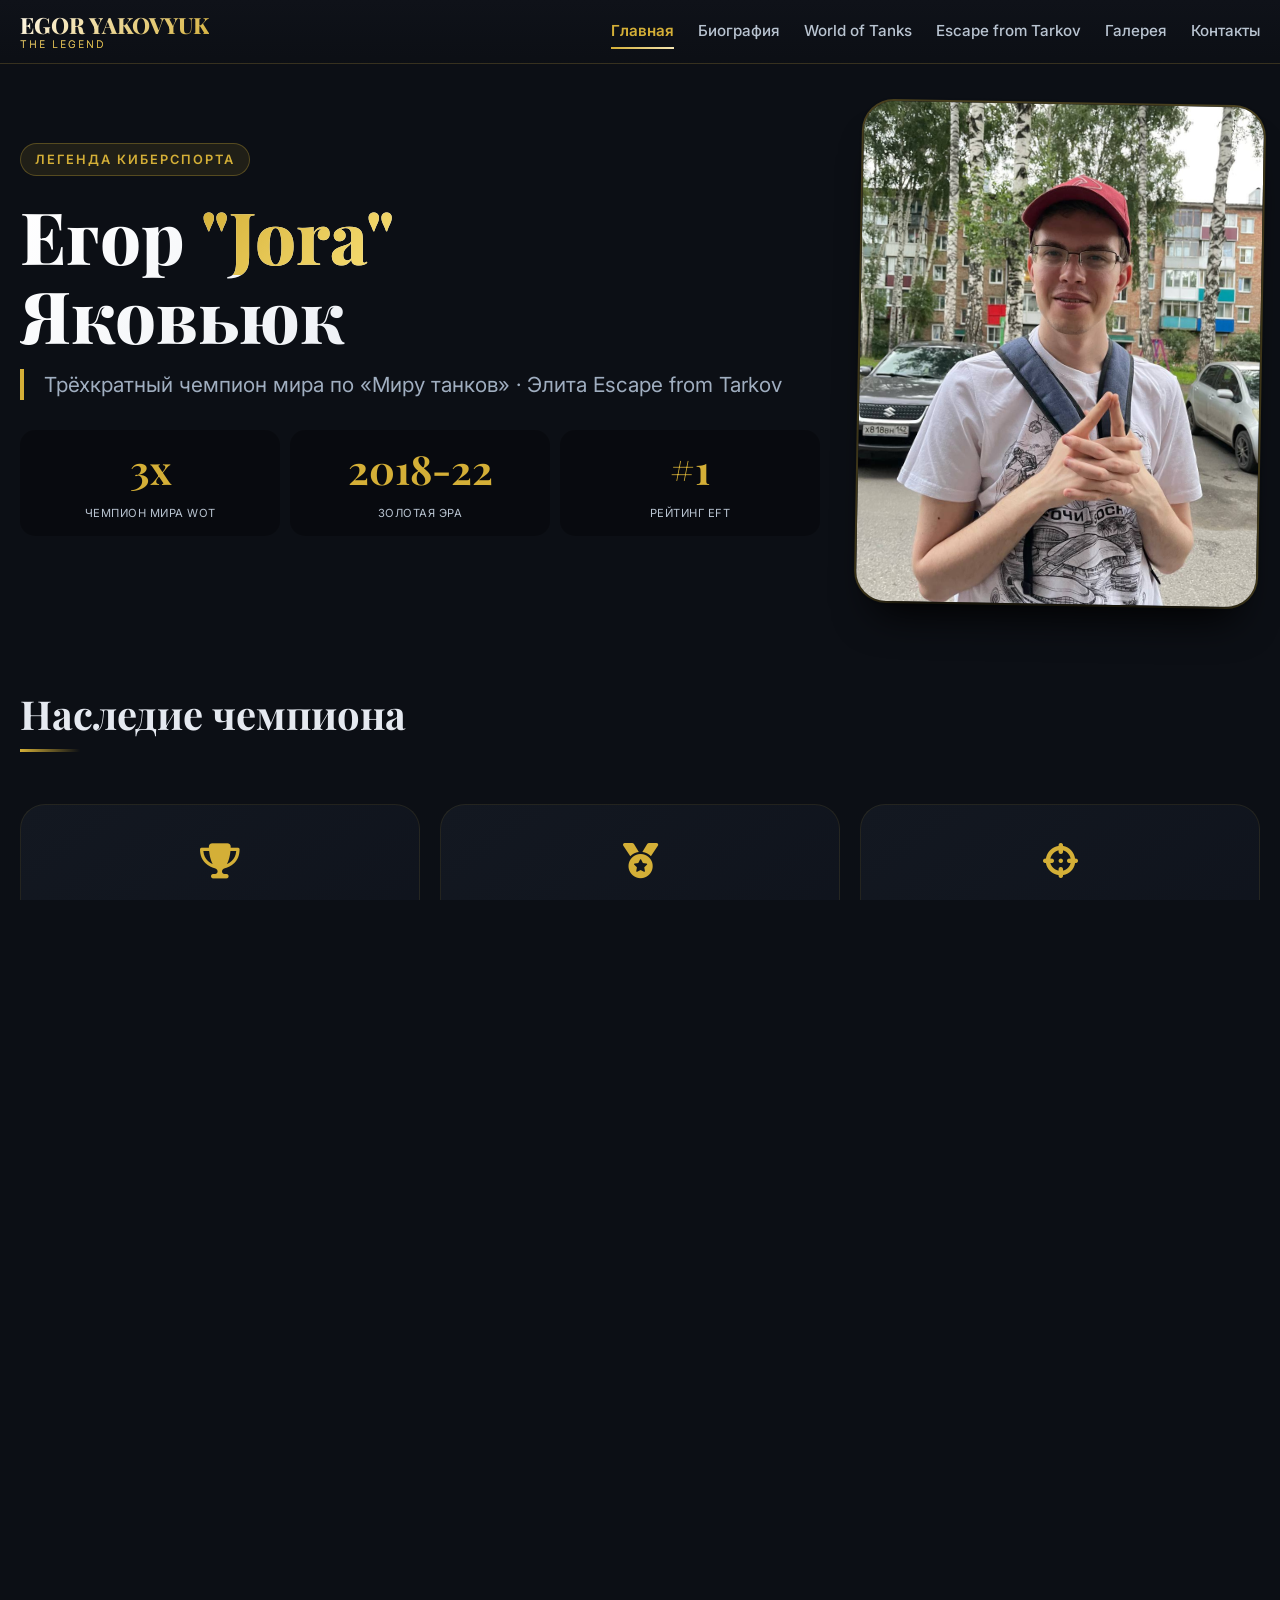
<file: index.html>
<!DOCTYPE html>
<html lang="ru">
<head>
    <meta charset="UTF-8">
    <meta name="viewport" content="width=device-width, initial-scale=1.0, maximum-scale=5.0">
    <title>Егор Яковьюк | Легенда киберспорта</title>

    <link rel="icon" type="image/png" href="favicon.png">
    <link rel="apple-touch-icon" href="favicon.png">

    <link rel="preconnect" href="https://fonts.googleapis.com">
    <link rel="preconnect" href="https://fonts.gstatic.com" crossorigin>
    <link href="https://fonts.googleapis.com/css2?family=Inter:wght@300;400;500;600;700&family=Playfair+Display:wght@400;500;600;700;800&display=swap" rel="stylesheet">

    <link rel="stylesheet" href="https://cdnjs.cloudflare.com/ajax/libs/font-awesome/6.5.1/css/all.min.css">
    <link rel="stylesheet" href="css/style.css">

    <style>
        /* ТОЛЬКО УНИКАЛЬНЫЕ СТИЛИ ДЛЯ ГЛАВНОЙ */
        .hero {
            display: flex;
            align-items: center;
            gap: 40px;
            margin: 20px 0 50px;
        }

        .hero-content {
            flex: 1;
        }

        .hero-label {
            display: inline-block;
            font-size: 0.8rem;
            font-weight: 600;
            letter-spacing: 2px;
            text-transform: uppercase;
            color: #d4af37;
            background: rgba(212, 175, 55, 0.1);
            padding: 6px 14px;
            border-radius: 40px;
            border: 1px solid rgba(212, 175, 55, 0.3);
            margin-bottom: 20px;
        }

        .hero h1 {
            font-family: 'Playfair Display', serif;
            font-size: clamp(2.2rem, 6vw, 4.5rem);
            font-weight: 800;
            line-height: 1.1;
            margin-bottom: 15px;
            background: linear-gradient(135deg, #ffffff 0%, #e5e9f0 80%);
            -webkit-background-clip: text;
            background-clip: text;
            color: transparent;
        }

        .hero h1 .nickname {
            background: linear-gradient(135deg, #d4af37, #f9e076);
            -webkit-background-clip: text;
            background-clip: text;
            color: transparent;
            display: inline-block;
        }

        .hero-subtitle {
            font-size: clamp(1rem, 2.5vw, 1.3rem);
            color: #a0aec0;
            margin-bottom: 30px;
            border-left: 4px solid #d4af37;
            padding-left: 20px;
        }

        .hero-photo {
            flex: 1;
            max-width: 400px;
        }

        .achievements-grid {
            display: grid;
            grid-template-columns: repeat(auto-fit, minmax(250px, 1fr));
            gap: 20px;
            margin: 40px 0;
        }

        .ach-card {
            background: linear-gradient(145deg, #131821, #0e121b);
            border: 1px solid rgba(212, 175, 55, 0.1);
            border-radius: 25px;
            padding: 30px 20px;
            text-align: center;
            transition: 0.3s;
            position: relative;
            overflow: hidden;
        }

        .ach-card::before {
            content: '';
            position: absolute;
            top: 0;
            left: 0;
            width: 100%;
            height: 4px;
            background: linear-gradient(90deg, #d4af37, #f5e6b3);
            transform: translateX(-100%);
            transition: transform 0.4s ease;
        }

        .ach-card:hover {
            transform: translateY(-5px);
            border-color: rgba(212, 175, 55, 0.3);
        }

        .ach-card:hover::before {
            transform: translateX(0);
        }

        .ach-icon {
            font-size: 2.2rem;
            color: #d4af37;
            margin-bottom: 20px;
        }

        .ach-card h3 {
            font-size: 1.8rem;
            font-weight: 700;
            margin-bottom: 8px;
            color: #fff;
        }

        .ach-card .sub {
            font-size: 1rem;
            color: #a0aec0;
            margin-bottom: 15px;
            font-weight: 300;
        }

        .ach-card p {
            color: #b9c4d1;
            font-size: 0.9rem;
        }

        .links-section {
            background: linear-gradient(145deg, #131821, #0e121b);
            border-radius: 40px;
            padding: 40px 20px;
            margin: 50px 0;
            border: 1px solid rgba(212, 175, 55, 0.15);
        }

        .links-grid {
            display: flex;
            flex-wrap: wrap;
            justify-content: center;
            gap: 15px;
            margin-top: 30px;
        }

        .link-button {
            display: inline-flex;
            align-items: center;
            gap: 10px;
            background: rgba(255,255,255,0.03);
            color: #fff;
            padding: 12px 25px;
            border-radius: 50px;
            text-decoration: none;
            font-weight: 600;
            font-size: 0.95rem;
            border: 1px solid rgba(212, 175, 55, 0.2);
            transition: 0.2s;
            width: 100%;
            max-width: 260px;
            justify-content: center;
        }

        .link-button i {
            font-size: 1.2rem;
            color: #d4af37;
        }

        .link-button:hover {
            background: #d4af37;
            color: #0c0f15;
            transform: translateY(-3px);
        }

        .link-button:hover i {
            color: #0c0f15;
        }

        @media (max-width: 900px) {
            .hero {
                flex-direction: column-reverse;
                gap: 30px;
            }

            .hero-photo {
                max-width: 350px;
            }
        }

        @media (max-width: 600px) {
            .hero-photo {
                max-width: 280px;
            }

            .links-grid {
                flex-direction: column;
                align-items: center;
            }

            .link-button {
                max-width: 100%;
            }
        }
    </style>
</head>
<body>
    <header class="header">
        <div class="header-container">
            <a href="index.html" class="logo">
                EGOR YAKOVYUK
                <span>THE LEGEND</span>
            </a>
            <div class="burger" id="burger">
                <span></span>
                <span></span>
                <span></span>
            </div>
            <nav class="nav-menu" id="navMenu">
                <a href="index.html" class="nav-link active">Главная</a>
                <a href="bio.html" class="nav-link">Биография</a>
                <a href="wot.html" class="nav-link">World of Tanks</a>
                <a href="tarkov.html" class="nav-link">Escape from Tarkov</a>
                <a href="gallery.html" class="nav-link">Галерея</a>
                <a href="contacts.html" class="nav-link">Контакты</a>
            </nav>
        </div>
    </header>

    <main class="main">
        <section class="hero">
            <div class="hero-content">
                <div class="hero-label">Легенда киберспорта</div>
                <h1>Егор <span class="nickname">"Jora"</span><br>Яковьюк</h1>
                <div class="hero-subtitle">
                    Трёхкратный чемпион мира по «Миру танков» · Элита Escape from Tarkov
                </div>
                <div class="stats-row">
                    <div class="stat-item">
                        <div class="stat-number">3x</div>
                        <div class="stat-label">Чемпион мира WoT</div>
                    </div>
                    <div class="stat-item">
                        <div class="stat-number">2018-22</div>
                        <div class="stat-label">Золотая эра</div>
                    </div>
                    <div class="stat-item">
                        <div class="stat-number">#1</div>
                        <div class="stat-label">Рейтинг EFT</div>
                    </div>
                </div>
            </div>
            <div class="hero-photo">
                <div class="photo-frame">
                    <img src="jora.png" alt="Егор Яковьюк">
                </div>
            </div>
        </section>

        <h2 class="section-title">Наследие чемпиона</h2>
        <div class="achievements-grid">
            <div class="ach-card">
                <div class="ach-icon"><i class="fas fa-trophy"></i></div>
                <h3>3</h3>
                <div class="sub">Чемпиона мира</div>
                <p>WGL 2018, 2020, 2021 — абсолютный рекорд.</p>
            </div>
            <div class="ach-card">
                <div class="ach-icon"><i class="fas fa-medal"></i></div>
                <h3>2022</h3>
                <div class="sub">Завершение карьеры</div>
                <p>Ушёл непобеждённым, оставив легендарный стиль игры.</p>
            </div>
            <div class="ach-card">
                <div class="ach-icon"><i class="fas fa-crosshairs"></i></div>
                <h3>#1</h3>
                <div class="sub">Escape from Tarkov</div>
                <p>Один из самых опасных рейдеров в мире.</p>
            </div>
        </div>

        <div style="background: rgba(19,24,33,0.6); border-radius: 30px; padding: 30px 20px; margin: 40px 0;">
            <p style="font-size: 1.2rem; font-weight: 300; text-align: center; font-style: italic;">
                «Танки научили меня держать удар. Тарков научил бить первым.
                Я не ушёл из киберспорта — я просто сменил поле боя».
            </p>
            <p style="text-align: center; margin-top: 20px; color: #d4af37;">— Егор Яковьюк</p>
        </div>

        <section class="links-section">
            <h2 class="section-title center">Официальные ресурсы</h2>
            <div class="links-grid">
                <a href="https://tanki.su/ru/community/accounts/90157465-kozerok/" class="link-button" target="_blank">
                    <i class="fas fa-tank"></i> WoT Статистика
                </a>
                <a href="https://steamcommunity.com/profiles/76561198456941111/" class="link-button" target="_blank">
                    <i class="fab fa-steam"></i> Steam
                </a>
                <a href="https://vk.com/id589048139" class="link-button" target="_blank">
                    <i class="fab fa-vk"></i> VKontakte
                </a>
                <a href="https://www.twitch.tv/b_komhate" class="link-button" target="_blank">
                    <i class="fab fa-twitch"></i> Twitch
                </a>
            </div>
        </section>

        <footer class="footer">
            <div class="legacy">
                <i class="fas fa-crown"></i> 3× Чемпион мира · Зал славы WoT · Легенда Tarkov <i class="fas fa-crown"></i>
            </div>
            <div class="footer-copyright">
                © 2025 — официальный сайт Егора Яковьюка
            </div>
        </footer>
    </main>

    <script>
        const burger = document.getElementById('burger');
        const navMenu = document.getElementById('navMenu');
        const body = document.body;

        burger.addEventListener('click', () => {
            burger.classList.toggle('active');
            navMenu.classList.toggle('active');
            body.classList.toggle('menu-open');
        });

        document.querySelectorAll('.nav-link').forEach(link => {
            link.addEventListener('click', () => {
                burger.classList.remove('active');
                navMenu.classList.remove('active');
                body.classList.remove('menu-open');
            });
        });

        document.addEventListener('keydown', (e) => {
            if (e.key === 'Escape' && navMenu.classList.contains('active')) {
                burger.classList.remove('active');
                navMenu.classList.remove('active');
                body.classList.remove('menu-open');
            }
        });
    </script>
</body>
</html>
</file>
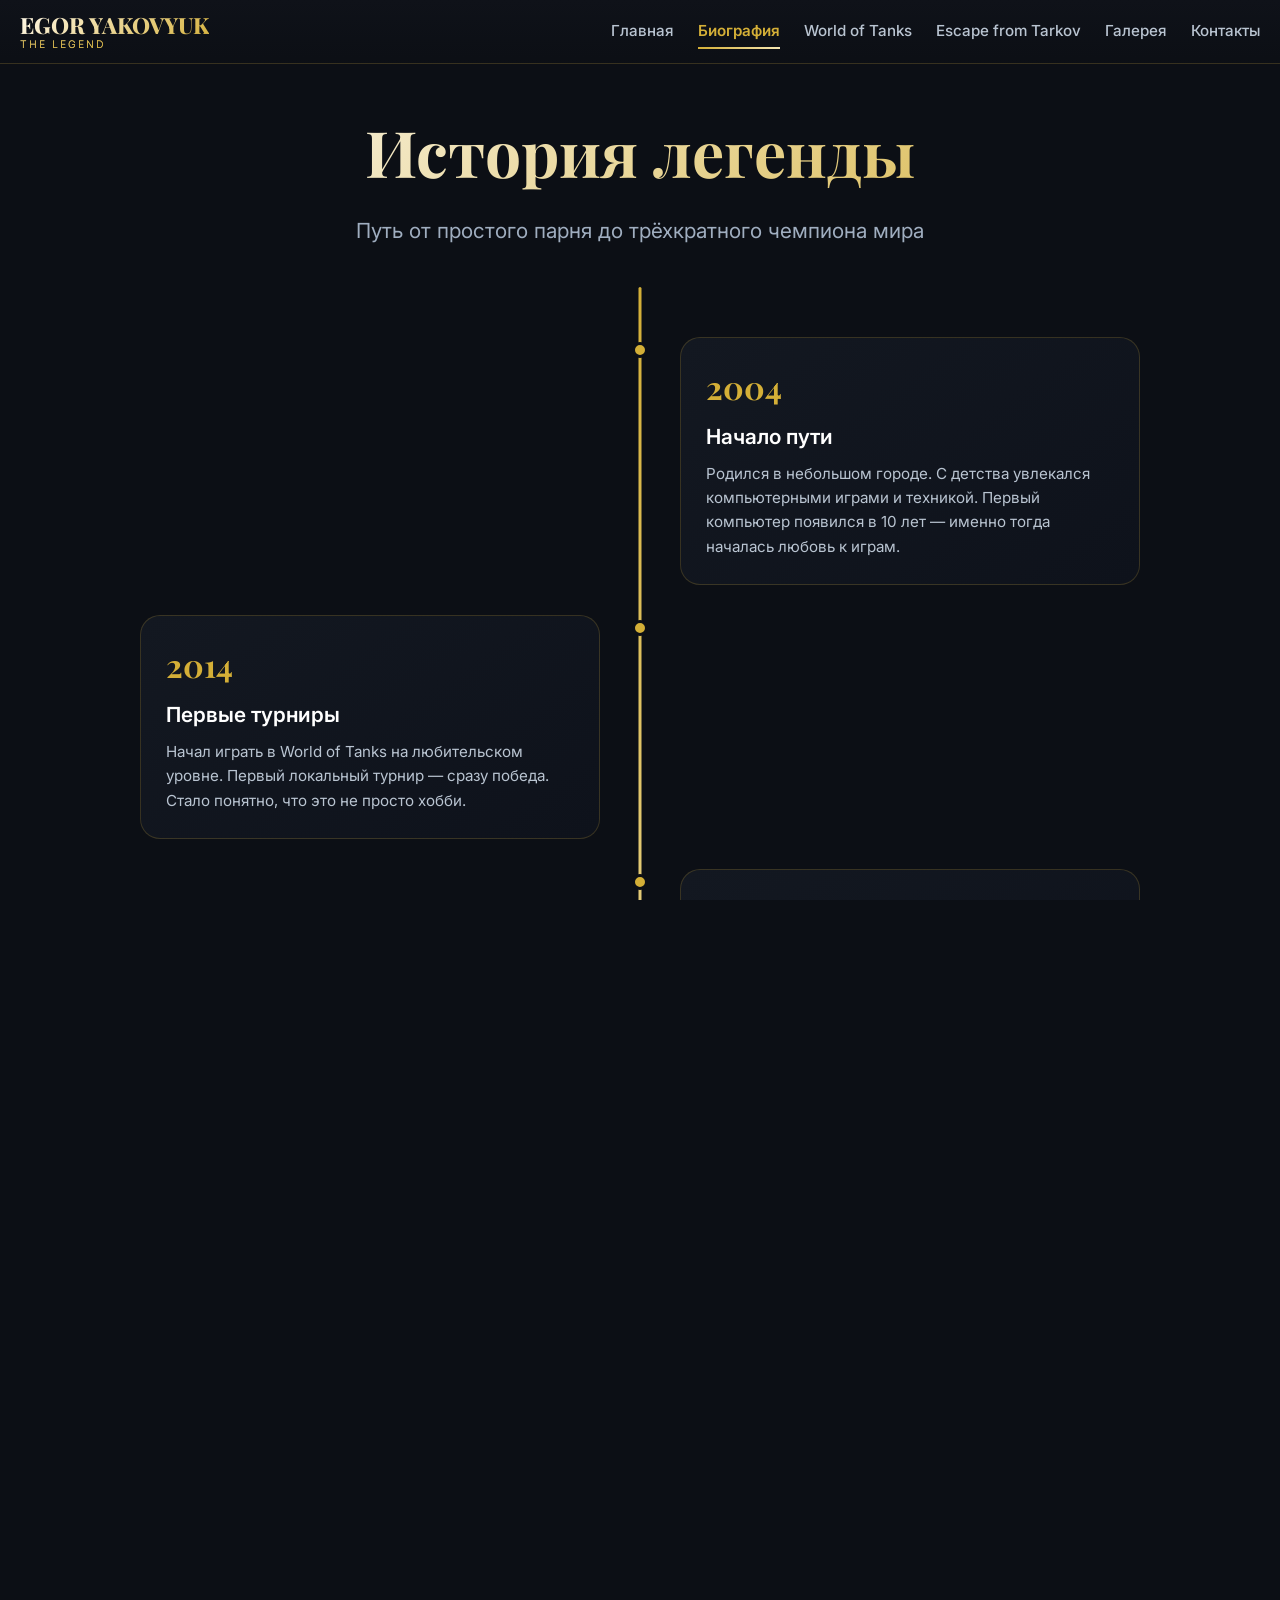
<file: bio.html>
<!DOCTYPE html>
<html lang="ru">
<head>
    <meta charset="UTF-8">
    <meta name="viewport" content="width=device-width, initial-scale=1.0, maximum-scale=5.0">
    <title>Биография | Егор Яковьюк — Легенда киберспорта</title>

    <!-- Фавикон -->
    <link rel="icon" type="image/png" href="favicon.png">
    <link rel="apple-touch-icon" href="favicon.png">

    <!-- Шрифты -->
    <link rel="preconnect" href="https://fonts.googleapis.com">
    <link rel="preconnect" href="https://fonts.gstatic.com" crossorigin>
    <link href="https://fonts.googleapis.com/css2?family=Inter:wght@300;400;500;600;700&family=Playfair+Display:wght@400;500;600;700;800&display=swap" rel="stylesheet">

    <!-- Font Awesome 6.5.1 -->
    <link rel="stylesheet" href="https://cdnjs.cloudflare.com/ajax/libs/font-awesome/6.5.1/css/all.min.css">

    <!-- Единый файл стилей -->
    <link rel="stylesheet" href="css/style.css">

    <style>
        /* Специфичные стили только для bio.html */
        .timeline {
            position: relative;
            max-width: 1000px;
            margin: 40px auto;
            padding: 20px 0;
        }

        .timeline::before {
            content: '';
            position: absolute;
            left: 20px;
            top: 0;
            width: 3px;
            height: 100%;
            background: linear-gradient(180deg, #d4af37, #f5e6b3, #d4af37);
            border-radius: 2px;
        }

        .timeline-item {
            position: relative;
            margin: 30px 0;
            padding-left: 50px;
        }

        .timeline-dot {
            position: absolute;
            left: 12px;
            top: 5px;
            width: 16px;
            height: 16px;
            background: #d4af37;
            border: 3px solid #0c0f15;
            border-radius: 50%;
            z-index: 2;
        }

        .timeline-content {
            background: linear-gradient(145deg, #131821, #0e121b);
            border: 1px solid rgba(212, 175, 55, 0.2);
            border-radius: 20px;
            padding: 25px;
            transition: 0.3s;
        }

        .timeline-content:hover {
            transform: translateY(-3px);
            border-color: #d4af37;
        }

        .timeline-year {
            font-family: 'Playfair Display', serif;
            font-size: clamp(1.8rem, 4vw, 2rem);
            font-weight: 700;
            color: #d4af37;
            margin-bottom: 10px;
        }

        .timeline-title {
            font-size: clamp(1.1rem, 3vw, 1.3rem);
            font-weight: 600;
            margin-bottom: 10px;
            color: #fff;
        }

        .timeline-text {
            color: #b9c4d1;
            font-size: 0.95rem;
            line-height: 1.6;
        }

        .timeline-text strong {
            color: #d4af37;
        }

        .quote-block {
            background: linear-gradient(145deg, #131821, #0e121b);
            border-left: 4px solid #d4af37;
            border-radius: 20px;
            padding: 30px 20px;
            margin: 50px 0;
            text-align: center;
        }

        .quote-text {
            font-size: clamp(1.2rem, 4vw, 2rem);
            font-family: 'Playfair Display', serif;
            font-style: italic;
            color: #fff;
            margin-bottom: 15px;
            line-height: 1.4;
        }

        .quote-author {
            color: #d4af37;
            font-size: 1rem;
            letter-spacing: 1px;
        }

        .facts-grid {
            display: grid;
            grid-template-columns: repeat(auto-fit, minmax(200px, 1fr));
            gap: 20px;
            margin: 40px 0;
        }

        .fact-card {
            background: linear-gradient(145deg, #131821, #0e121b);
            border: 1px solid rgba(212, 175, 55, 0.2);
            border-radius: 25px;
            padding: 25px 20px;
            text-align: center;
            transition: 0.3s;
        }

        .fact-card:hover {
            border-color: #d4af37;
            transform: translateY(-3px);
        }

        .fact-icon {
            font-size: 2rem;
            color: #d4af37;
            margin-bottom: 15px;
        }

        .fact-number {
            font-family: 'Playfair Display', serif;
            font-size: clamp(1.5rem, 4vw, 1.8rem);
            font-weight: 700;
            color: #fff;
            margin-bottom: 5px;
        }

        .fact-label {
            color: #b9c4d1;
            font-size: 0.9rem;
        }

        @media (min-width: 768px) {
            .timeline::before {
                left: 50%;
                transform: translateX(-50%);
            }

            .timeline-item {
                padding-left: 0;
                width: 50%;
            }

            .timeline-item:nth-child(odd) {
                margin-left: auto;
                padding-left: 40px;
            }

            .timeline-item:nth-child(even) {
                margin-right: auto;
                padding-right: 40px;
            }

            .timeline-item:nth-child(odd) .timeline-dot {
                left: -8px;
                right: auto;
            }

            .timeline-item:nth-child(even) .timeline-dot {
                left: auto;
                right: -8px;
            }
        }

        @media (max-width: 600px) {
            .timeline-item {
                padding-left: 45px;
            }

            .timeline-content {
                padding: 20px;
            }

            .timeline-year {
                font-size: 1.6rem;
            }

            .timeline-title {
                font-size: 1.1rem;
            }

            .facts-grid {
                grid-template-columns: 1fr;
                gap: 15px;
            }
        }
    </style>
</head>
<body>
    <header class="header">
        <div class="header-container">
            <a href="index.html" class="logo">
                EGOR YAKOVYUK
                <span>THE LEGEND</span>
            </a>

            <div class="burger" id="burger">
                <span></span>
                <span></span>
                <span></span>
            </div>

            <nav class="nav-menu" id="navMenu">
                <a href="index.html" class="nav-link">Главная</a>
                <a href="bio.html" class="nav-link active">Биография</a>
                <a href="wot.html" class="nav-link">World of Tanks</a>
                <a href="tarkov.html" class="nav-link">Escape from Tarkov</a>
                <a href="gallery.html" class="nav-link">Галерея</a>
                <a href="contacts.html" class="nav-link">Контакты</a>
            </nav>
        </div>
    </header>

    <main class="main">
        <div class="page-header">
            <h1 class="page-title">История легенды</h1>
            <p class="page-subtitle">Путь от простого парня до трёхкратного чемпиона мира</p>
        </div>

        <div class="timeline">
            <!-- 2004 -->
            <div class="timeline-item">
                <div class="timeline-dot"></div>
                <div class="timeline-content">
                    <div class="timeline-year">2004</div>
                    <div class="timeline-title">Начало пути</div>
                    <div class="timeline-text">Родился в небольшом городе. С детства увлекался компьютерными играми и техникой. Первый компьютер появился в 10 лет — именно тогда началась любовь к играм.</div>
                </div>
            </div>

            <!-- 2014 -->
            <div class="timeline-item">
                <div class="timeline-dot"></div>
                <div class="timeline-content">
                    <div class="timeline-year">2014</div>
                    <div class="timeline-title">Первые турниры</div>
                    <div class="timeline-text">Начал играть в World of Tanks на любительском уровне. Первый локальный турнир — сразу победа. Стало понятно, что это не просто хобби.</div>
                </div>
            </div>

            <!-- 2016 -->
            <div class="timeline-item">
                <div class="timeline-dot"></div>
                <div class="timeline-content">
                    <div class="timeline-year">2016</div>
                    <div class="timeline-title">Профессиональный дебют</div>
                    <div class="timeline-text">Подписал первый профессиональный контракт. Вошёл в основной состав команды, начались тренировки по 10 часов в день.</div>
                </div>
            </div>

            <!-- 2018 -->
            <div class="timeline-item">
                <div class="timeline-dot"></div>
                <div class="timeline-content">
                    <div class="timeline-year">2018</div>
                    <div class="timeline-title">Первый чемпионат мира</div>
                    <div class="timeline-text"><strong>Первое золото!</strong> В возрасте 20 лет стал чемпионом мира по World of Tanks. Самый молодой чемпион в истории дисциплины на тот момент.</div>
                </div>
            </div>

            <!-- 2020 -->
            <div class="timeline-item">
                <div class="timeline-dot"></div>
                <div class="timeline-content">
                    <div class="timeline-year">2020</div>
                    <div class="timeline-title">Второй чемпионат мира</div>
                    <div class="timeline-text">Подтвердил статус легенды — второй титул чемпиона мира. Признан лучшим игроком турнира.</div>
                </div>
            </div>

            <!-- 2021 -->
            <div class="timeline-item">
                <div class="timeline-dot"></div>
                <div class="timeline-content">
                    <div class="timeline-year">2021</div>
                    <div class="timeline-title">Трёхкратный чемпион</div>
                    <div class="timeline-text"><strong>Историческое достижение:</strong> третий титул чемпиона мира. Абсолютный рекорд, который до сих пор не побит.</div>
                </div>
            </div>

            <!-- 2022 -->
            <div class="timeline-item">
                <div class="timeline-dot"></div>
                <div class="timeline-content">
                    <div class="timeline-year">2022</div>
                    <div class="timeline-title">Завершение эпохи</div>
                    <div class="timeline-text">Принял решение завершить карьеру профессионального танкиста. Ушёл на пике, оставив после себя легендарное наследие.</div>
                </div>
            </div>

            <!-- 2023 -->
            <div class="timeline-item">
                <div class="timeline-dot"></div>
                <div class="timeline-content">
                    <div class="timeline-year">2023</div>
                    <div class="timeline-title">Перерождение в Tarkov</div>
                    <div class="timeline-text">Начал новый этап — Escape from Tarkov. Всего за год вошёл в топ-10 мирового рейтинга, доказав, что чемпионский характер никуда не делся.</div>
                </div>
            </div>

            <!-- 2025 -->
            <div class="timeline-item">
                <div class="timeline-dot"></div>
                <div class="timeline-content">
                    <div class="timeline-year">2025</div>
                    <div class="timeline-title">Настоящее время</div>
                    <div class="timeline-text">Один из сильнейших игроков в Tarkov, стример, пример для нового поколения. Продолжает доказывать, что легенды не уходят — они меняют дисциплины.</div>
                </div>
            </div>
        </div>

        <div class="quote-block">
            <div class="quote-text">
                «Я не ушёл из киберспорта — я просто сменил поле боя. Танки научили меня стратегии, Тарков научил выживанию. Легенды не заканчиваются, они трансформируются»
            </div>
            <div class="quote-author">— Егор Яковьюк, 2025</div>
        </div>

        <h2 style="font-family: 'Playfair Display'; font-size: clamp(1.8rem, 5vw, 2.5rem); margin: 40px 0 20px; text-align: center; color: #fff;">Интересные факты</h2>

        <div class="facts-grid">
            <div class="fact-card">
                <div class="fact-icon"><i class="fas fa-clock"></i></div>
                <div class="fact-number">15 000+</div>
                <div class="fact-label">часов в World of Tanks</div>
            </div>
            <div class="fact-card">
                <div class="fact-icon"><i class="fas fa-trophy"></i></div>
                <div class="fact-number">47</div>
                <div class="fact-label">крупных турниров</div>
            </div>
            <div class="fact-card">
                <div class="fact-icon"><i class="fas fa-globe"></i></div>
                <div class="fact-number">12</div>
                <div class="fact-label">стран с турнирами</div>
            </div>
            <div class="fact-card">
                <div class="fact-icon"><i class="fas fa-users"></i></div>
                <div class="fact-number">50 000+</div>
                <div class="fact-label">фанатов на стримах</div>
            </div>
        </div>

        <footer class="footer">
            <div class="legacy">
                <i class="fas fa-crown"></i> 3× Чемпион мира · Зал славы WoT · Легенда Tarkov <i class="fas fa-crown"></i>
            </div>
            <div class="footer-copyright">
                © 2025 — официальный сайт Егора Яковьюка
            </div>
        </footer>
    </main>

    <script>
        const burger = document.getElementById('burger');
        const navMenu = document.getElementById('navMenu');
        const body = document.body;

        burger.addEventListener('click', () => {
            burger.classList.toggle('active');
            navMenu.classList.toggle('active');
            body.classList.toggle('menu-open');
        });

        document.querySelectorAll('.nav-link').forEach(link => {
            link.addEventListener('click', () => {
                burger.classList.remove('active');
                navMenu.classList.remove('active');
                body.classList.remove('menu-open');
            });
        });

        document.addEventListener('keydown', (e) => {
            if (e.key === 'Escape' && navMenu.classList.contains('active')) {
                burger.classList.remove('active');
                navMenu.classList.remove('active');
                body.classList.remove('menu-open');
            }
        });
    </script>
</body>
</html>
</file>
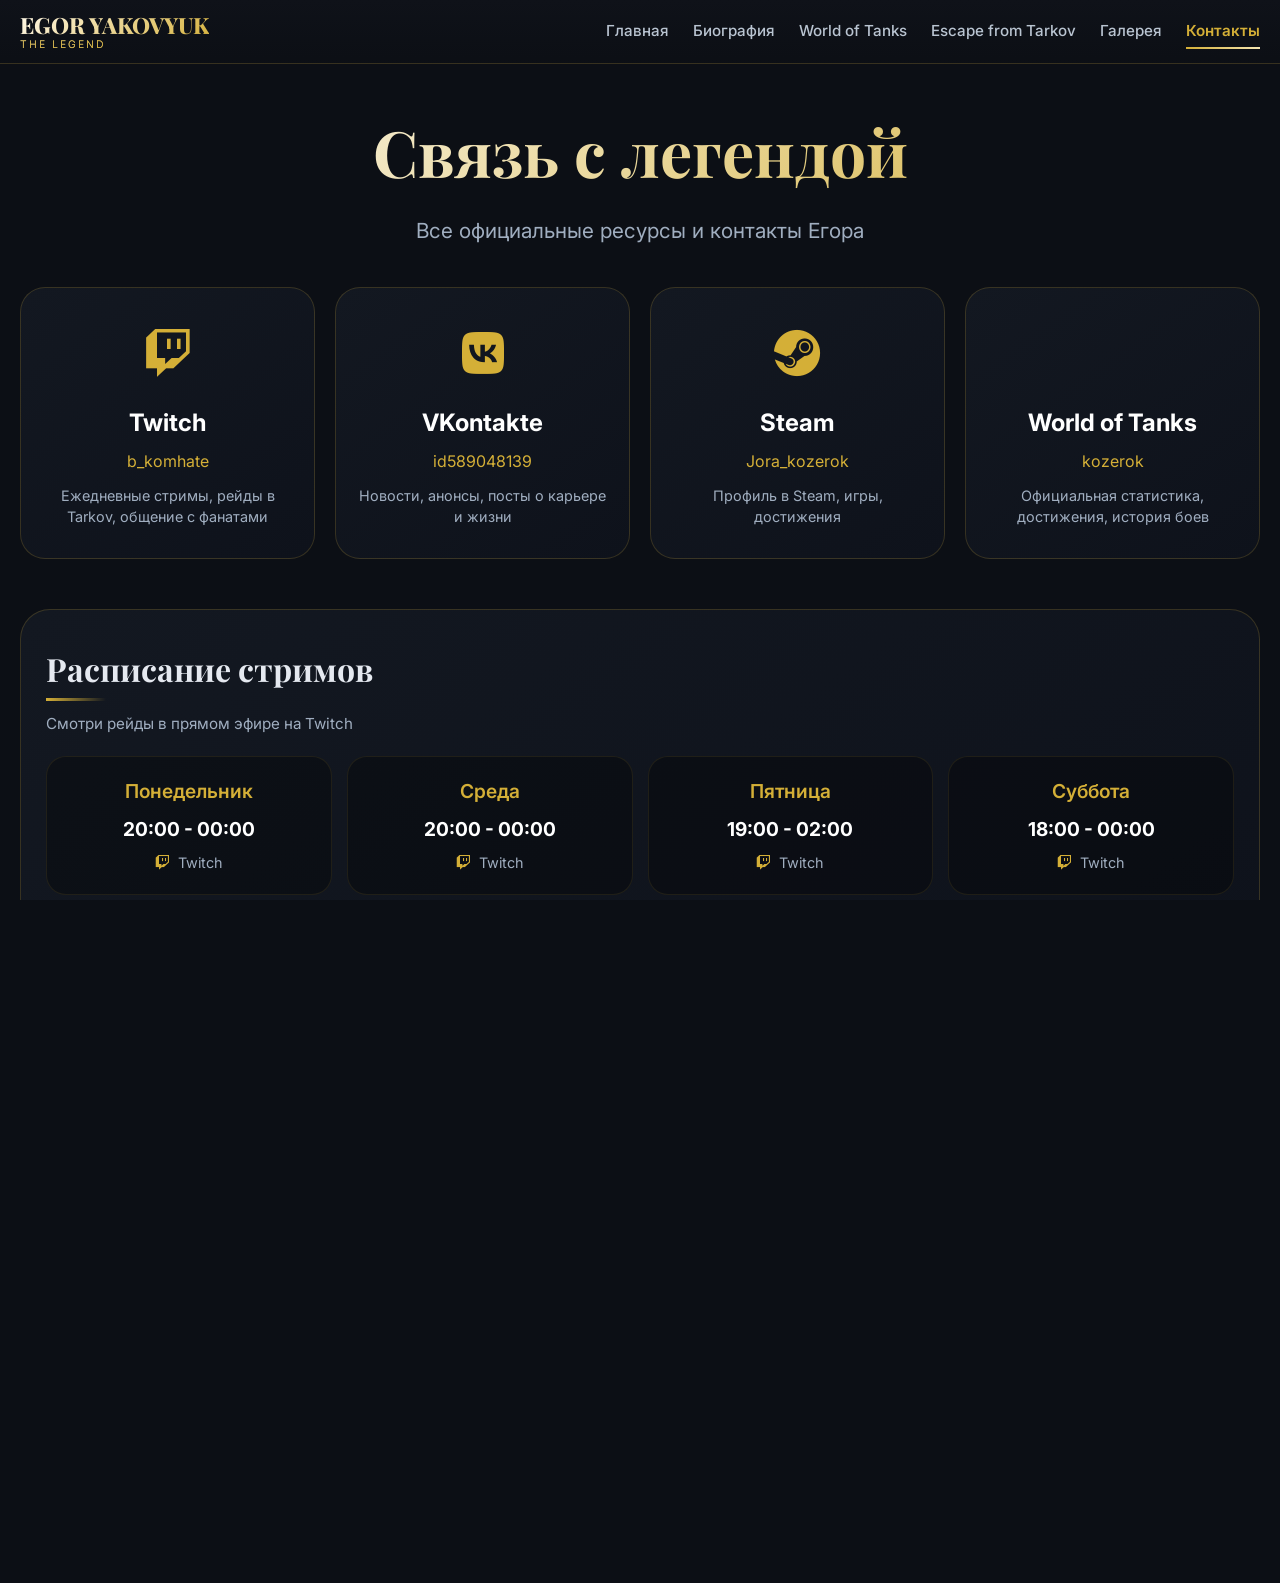
<file: contacts.html>
<!DOCTYPE html>
<html lang="ru">
<head>
    <meta charset="UTF-8">
    <meta name="viewport" content="width=device-width, initial-scale=1.0, maximum-scale=5.0">
    <title>Контакты | Егор Яковьюк</title>

    <!-- Фавикон -->
    <link rel="icon" type="image/png" href="favicon.png">
    <link rel="apple-touch-icon" href="favicon.png">

    <!-- Шрифты -->
    <link rel="preconnect" href="https://fonts.googleapis.com">
    <link rel="preconnect" href="https://fonts.gstatic.com" crossorigin>
    <link href="https://fonts.googleapis.com/css2?family=Inter:wght@300;400;500;600;700&family=Playfair+Display:wght@400;500;600;700;800&display=swap" rel="stylesheet">

    <!-- Font Awesome 6.5.1 -->
    <link rel="stylesheet" href="https://cdnjs.cloudflare.com/ajax/libs/font-awesome/6.5.1/css/all.min.css">

    <!-- Единый файл стилей -->
    <link rel="stylesheet" href="css/style.css">

    <style>
        /* ===== ТОЛЬКО УНИКАЛЬНЫЕ СТИЛИ ДЛЯ contacts.html ===== */

        /* СПЕЦИАЛЬНАЯ СЕКЦИЯ (расписание) */
        .special-section {
            background: linear-gradient(145deg, #131821, #0e121b);
            border-radius: 30px;
            padding: 30px 25px;
            margin: 40px 0;
            border: 1px solid rgba(212, 175, 55, 0.2);
        }

        /* УМЕНЬШАЕМ ОТСТУП И РАЗМЕР ЗАГОЛОВКА ТОЛЬКО В ЭТОМ БЛОКЕ */
        .special-section .section-title {
            margin-top: 5px;      /* Уменьшаем отступ сверху */
            margin-bottom: 20px;   /* Оставляем нижний отступ */
            font-size: 2rem;       /* Уменьшаем размер шрифта */
        }
    </style>
</head>
<body>
    <header class="header">
        <div class="header-container">
            <a href="index.html" class="logo">
                EGOR YAKOVYUK
                <span>THE LEGEND</span>
            </a>

            <div class="burger" id="burger">
                <span></span>
                <span></span>
                <span></span>
            </div>

            <nav class="nav-menu" id="navMenu">
                <a href="index.html" class="nav-link">Главная</a>
                <a href="bio.html" class="nav-link">Биография</a>
                <a href="wot.html" class="nav-link">World of Tanks</a>
                <a href="tarkov.html" class="nav-link">Escape from Tarkov</a>
                <a href="gallery.html" class="nav-link">Галерея</a>
                <a href="contacts.html" class="nav-link active">Контакты</a>
            </nav>
        </div>
    </header>

    <main class="main">
        <div class="page-header">
            <h1 class="page-title">Связь с легендой</h1>
            <p class="page-subtitle">Все официальные ресурсы и контакты Егора</p>
        </div>

        <!-- ОСНОВНЫЕ СОЦСЕТИ -->
        <div class="contacts-grid">
            <!-- Twitch -->
            <a href="https://www.twitch.tv/b_komhate" class="contact-card" target="_blank">
                <div class="contact-icon"><i class="fab fa-twitch"></i></div>
                <h3>Twitch</h3>
                <div class="handle">b_komhate</div>
                <div class="description">Ежедневные стримы, рейды в Tarkov, общение с фанатами</div>
            </a>

            <!-- VK -->
            <a href="https://vk.com/id589048139" class="contact-card" target="_blank">
                <div class="contact-icon"><i class="fab fa-vk"></i></div>
                <h3>VKontakte</h3>
                <div class="handle">id589048139</div>
                <div class="description">Новости, анонсы, посты о карьере и жизни</div>
            </a>

            <!-- Steam -->
            <a href="https://steamcommunity.com/profiles/76561198456941111/" class="contact-card" target="_blank">
                <div class="contact-icon"><i class="fab fa-steam"></i></div>
                <h3>Steam</h3>
                <div class="handle">Jora_kozerok</div>
                <div class="description">Профиль в Steam, игры, достижения</div>
            </a>

            <!-- WoT Статистика -->
            <a href="https://tanki.su/ru/community/accounts/90157465-kozerok/" class="contact-card" target="_blank">
                <div class="contact-icon"><i class="fas fa-tank"></i></div>
                <h3>World of Tanks</h3>
                <div class="handle">kozerok</div>
                <div class="description">Официальная статистика, достижения, история боев</div>
            </a>
        </div>

        <!-- РАСПИСАНИЕ СТРИМОВ -->
        <section class="special-section">
            <h2 class="section-title">Расписание стримов</h2>
            <p style="margin-bottom: 20px; color: #a0aec0; font-size: 0.95rem;">Смотри рейды в прямом эфире на Twitch</p>

            <div class="schedule-grid">
                <div class="schedule-item">
                    <div class="day">Понедельник</div>
                    <div class="time">20:00 - 00:00</div>
                    <div class="platform"><i class="fab fa-twitch"></i> Twitch</div>
                </div>
                <div class="schedule-item">
                    <div class="day">Среда</div>
                    <div class="time">20:00 - 00:00</div>
                    <div class="platform"><i class="fab fa-twitch"></i> Twitch</div>
                </div>
                <div class="schedule-item">
                    <div class="day">Пятница</div>
                    <div class="time">19:00 - 02:00</div>
                    <div class="platform"><i class="fab fa-twitch"></i> Twitch</div>
                </div>
                <div class="schedule-item">
                    <div class="day">Суббота</div>
                    <div class="time">18:00 - 00:00</div>
                    <div class="platform"><i class="fab fa-twitch"></i> Twitch</div>
                </div>
            </div>

            <div style="text-align: center; margin-top: 30px;">
                <a href="https://www.twitch.tv/b_komhate" target="_blank" class="twitch-button">
                    <i class="fab fa-twitch"></i> Подписаться на Twitch
                </a>
            </div>
        </section>

        <!-- ДЛЯ БИЗНЕСА И ПРЕДЛОЖЕНИЙ -->
        <div class="business-card">
            <div class="business-title">
                <i class="fas fa-star"></i> По вопросам сотрудничества <i class="fas fa-star"></i>
            </div>
            <div class="business-email">
                <i class="fas fa-envelope"></i> jora.kozerok@legend.gg
            </div>
            <div class="business-note">
                Реклама, интервью, коллаборации, турниры
            </div>
        </div>

        <!-- ДОПОЛНИТЕЛЬНАЯ ИНФОРМАЦИЯ -->
        <div class="info-grid">
            <div class="info-item">
                <i class="fas fa-calendar-alt"></i>
                <h3>Год рождения</h3>
                <p>2004</p>
            </div>
            <div class="info-item">
                <i class="fas fa-map-marker-alt"></i>
                <h3>Страна</h3>
                <p>Россия</p>
            </div>
            <div class="info-item">
                <i class="fas fa-language"></i>
                <h3>Языки</h3>
                <p>Русский, English</p>
            </div>
        </div>

        <!-- ПОДВАЛ -->
        <footer class="footer">
            <div class="legacy">
                <i class="fas fa-crown"></i> 3× Чемпион мира · Зал славы WoT · Легенда Tarkov <i class="fas fa-crown"></i>
            </div>
            <div class="footer-copyright">
                © 2025 — официальный сайт Егора Яковьюка
            </div>
        </footer>
    </main>

    <script>
        // Бургер-меню
        const burger = document.getElementById('burger');
        const navMenu = document.getElementById('navMenu');
        const body = document.body;

        burger.addEventListener('click', () => {
            burger.classList.toggle('active');
            navMenu.classList.toggle('active');
            body.classList.toggle('menu-open');
        });

        document.querySelectorAll('.nav-link').forEach(link => {
            link.addEventListener('click', () => {
                burger.classList.remove('active');
                navMenu.classList.remove('active');
                body.classList.remove('menu-open');
            });
        });

        document.addEventListener('keydown', (e) => {
            if (e.key === 'Escape' && navMenu.classList.contains('active')) {
                burger.classList.remove('active');
                navMenu.classList.remove('active');
                body.classList.remove('menu-open');
            }
        });
    </script>
</body>
</html>
</file>
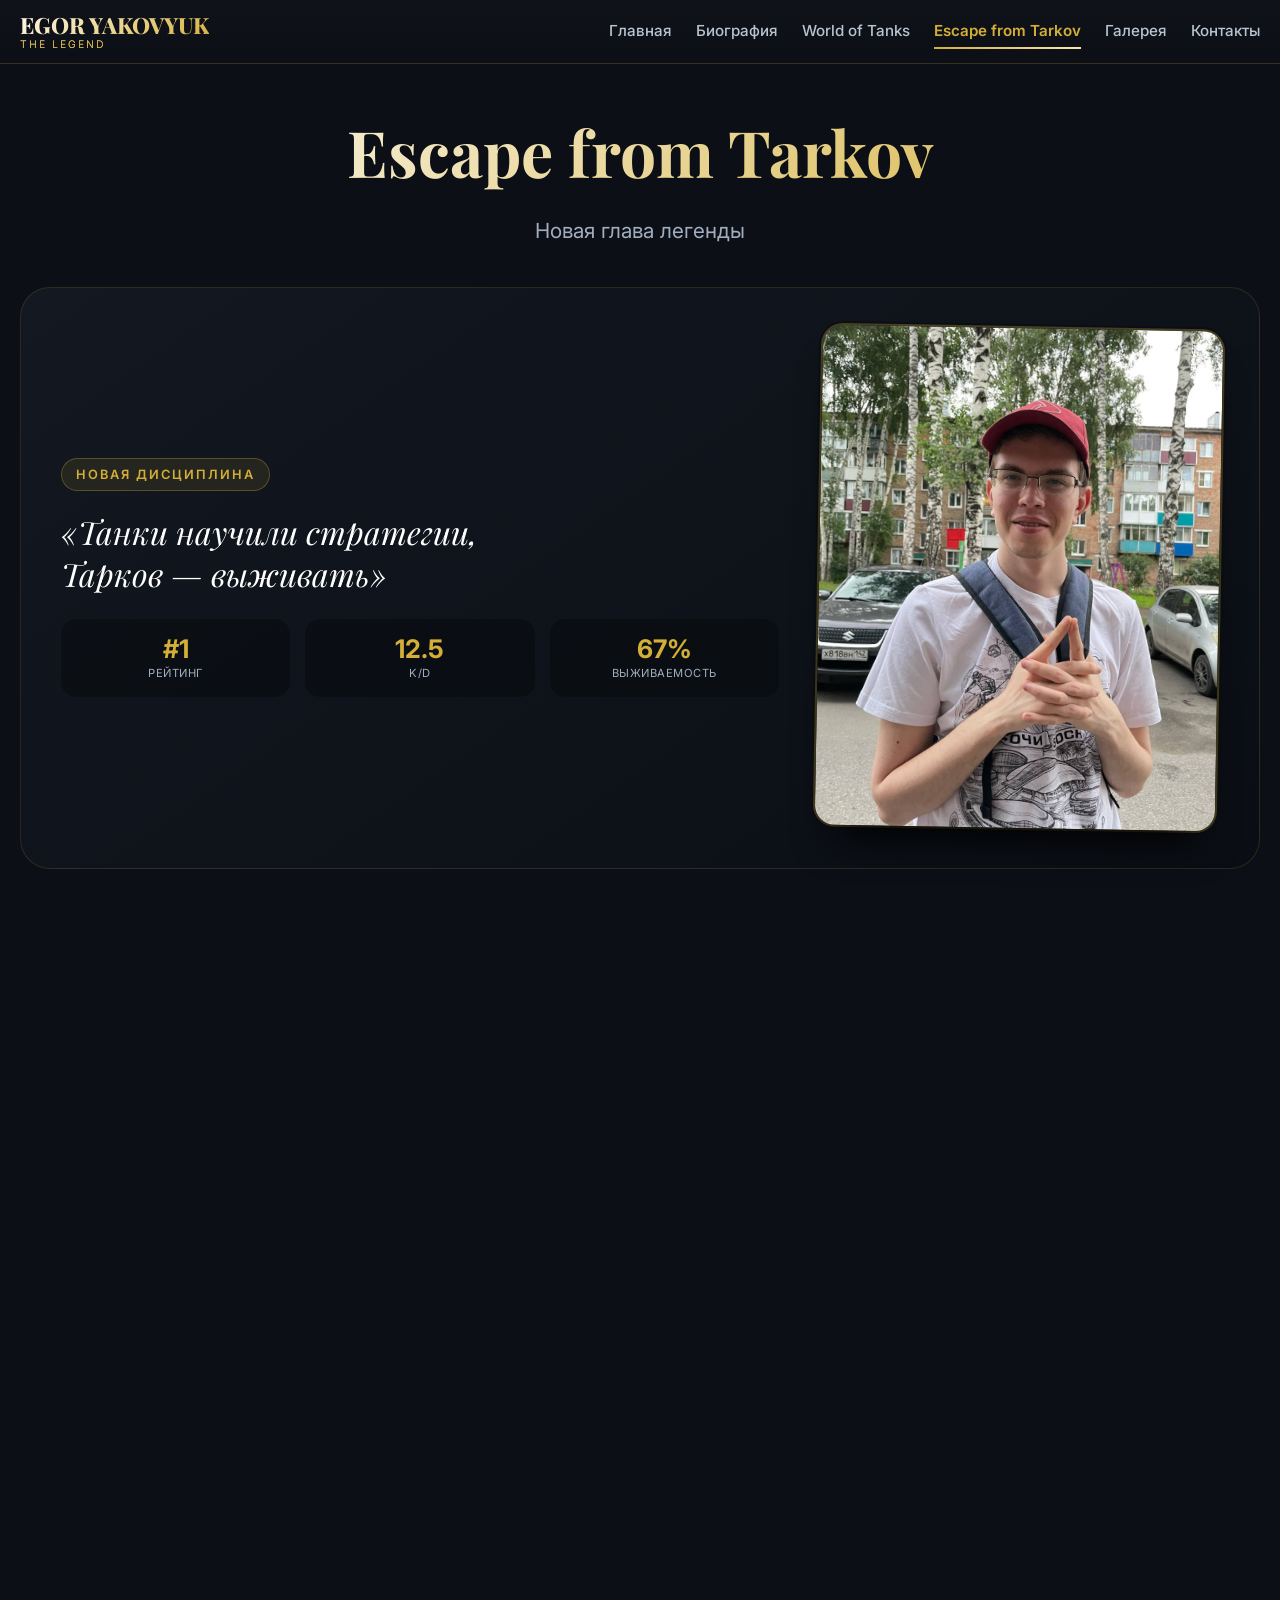
<file: tarkov.html>
<!DOCTYPE html>
<html lang="ru">
<head>
    <meta charset="UTF-8">
    <meta name="viewport" content="width=device-width, initial-scale=1.0, maximum-scale=5.0">
    <title>Escape from Tarkov | Егор Яковьюк</title>

    <link rel="icon" type="image/png" href="favicon.png">
    <link rel="apple-touch-icon" href="favicon.png">

    <link rel="preconnect" href="https://fonts.googleapis.com">
    <link rel="preconnect" href="https://fonts.gstatic.com" crossorigin>
    <link href="https://fonts.googleapis.com/css2?family=Inter:wght@300;400;500;600;700&family=Playfair+Display:wght@400;500;600;700;800&display=swap" rel="stylesheet">

    <link rel="stylesheet" href="https://cdnjs.cloudflare.com/ajax/libs/font-awesome/6.5.1/css/all.min.css">
    <link rel="stylesheet" href="css/style.css">

    <style>
        /* ===== ТОЛЬКО УНИКАЛЬНЫЕ СТИЛИ ДЛЯ tarkov.html ===== */

        /* ГЕРОЙ ТАРКОВА */
        .tarkov-hero {
            display: flex;
            align-items: center;
            gap: 40px;
            margin: 30px 0 50px;
            background: linear-gradient(145deg, #131821, #0a0e14);
            border-radius: 30px;
            padding: 40px;
            border: 1px solid rgba(212, 175, 55, 0.15);
        }

        .tarkov-content {
            flex: 1;
        }

        .tarkov-label {
            display: inline-block;
            font-size: 0.8rem;
            font-weight: 600;
            letter-spacing: 2px;
            text-transform: uppercase;
            color: #d4af37;
            background: rgba(212, 175, 55, 0.1);
            padding: 6px 14px;
            border-radius: 40px;
            border: 1px solid rgba(212, 175, 55, 0.3);
            margin-bottom: 20px;
        }

        .tarkov-quote {
            font-size: clamp(1.3rem, 4vw, 2rem);
            font-family: 'Playfair Display', serif;
            font-style: italic;
            color: #fff;
            margin-bottom: 25px;
            line-height: 1.3;
        }

        .tarkov-stats {
            display: grid;
            grid-template-columns: repeat(3, 1fr);
            gap: 15px;
        }

        .tarkov-stat {
            background: rgba(0,0,0,0.3);
            border-radius: 15px;
            padding: 15px 10px;
            text-align: center;
            transition: background 0.3s ease, transform 0.3s ease;
        }

        .tarkov-stat:hover {
            background: rgba(212, 175, 55, 0.15);
            transform: translateY(-2px);
        }

        .tarkov-stat-value {
            font-size: 1.6rem;
            font-weight: 700;
            color: #d4af37;
            line-height: 1.2;
        }

        .tarkov-stat-label {
            font-size: 0.7rem;
            color: #a0aec0;
            text-transform: uppercase;
            letter-spacing: 0.5px;
        }

        .tarkov-image {
            flex: 0.9;
            max-width: 400px;
        }

        .tarkov-image-frame {
            position: relative;
            border-radius: 20px;
            overflow: hidden;
            box-shadow: 0 30px 40px -20px #000, 0 0 0 2px rgba(212, 175, 55, 0.3), 0 0 0 4px rgba(12,15,21,0.9);
            transform: rotate(1deg);
            transition: transform 0.5s cubic-bezier(0.2, 0.9, 0.3, 1.1), box-shadow 0.4s ease;
            aspect-ratio: 4/5;
        }

        .tarkov-image-frame:hover {
            transform: rotate(0deg) scale(1.02);
            box-shadow: 0 40px 60px -20px #000, 0 0 0 3px #d4af37, 0 0 0 6px rgba(212,175,55,0.15);
        }

        .tarkov-image-frame img {
            width: 100%;
            height: 100%;
            object-fit: cover;
            transition: transform 0.6s ease;
        }

        .tarkov-image-frame:hover img {
            transform: scale(1.05);
        }

        /* ЛЮБИМОЕ СНАРЯЖЕНИЕ */
        .loadout-grid {
            display: grid;
            grid-template-columns: repeat(auto-fit, minmax(250px, 1fr));
            gap: 15px;
            margin: 20px 0;
        }

        .loadout-item {
            background: linear-gradient(145deg, #131821, #0e121b);
            border-radius: 20px;
            padding: 20px;
            border: 1px solid rgba(212, 175, 55, 0.2);
            display: flex;
            align-items: center;
            gap: 15px;
            transition: transform 0.3s ease, border-color 0.3s ease;
            position: relative;
            overflow: hidden;
        }

        .loadout-item::before {
            content: '';
            position: absolute;
            top: 0;
            left: 0;
            width: 100%;
            height: 4px;
            background: linear-gradient(90deg, #d4af37, #f5e6b3);
            transform: translateX(-100%);
            transition: transform 0.4s ease;
        }

        .loadout-item:hover {
            transform: translateY(-3px);
            border-color: rgba(212, 175, 55, 0.4);
        }

        .loadout-item:hover::before {
            transform: translateX(0);
        }

        .loadout-icon {
            width: 50px;
            height: 50px;
            background: rgba(212, 175, 55, 0.1);
            border-radius: 15px;
            display: flex;
            align-items: center;
            justify-content: center;
            font-size: 1.5rem;
            color: #d4af37;
        }

        .loadout-info h3 {
            font-size: 1.2rem;
            color: #fff;
            margin-bottom: 3px;
        }

        .loadout-info p {
            font-size: 0.85rem;
            color: #a0aec0;
        }

        /* ПОСЛЕДНИЕ ДОСТИЖЕНИЯ */
        .achievements-list {
            display: grid;
            gap: 15px;
            margin: 20px 0;
        }

        .achievement-row {
            background: rgba(19,24,33,0.5);
            border-radius: 15px;
            padding: 15px;
            display: flex;
            flex-wrap: wrap;
            gap: 10px;
            border-left: 4px solid #d4af37;
            transition: background 0.3s ease, transform 0.3s ease;
        }

        .achievement-row:hover {
            background: rgba(212, 175, 55, 0.15);
            transform: translateX(5px);
        }

        .achievement-date {
            color: #d4af37;
            font-weight: 600;
            min-width: 90px;
        }

        .achievement-desc {
            flex: 1;
            color: #fff;
        }

        .achievement-tag {
            background: rgba(212, 175, 55, 0.2);
            color: #d4af37;
            padding: 3px 10px;
            border-radius: 20px;
            font-size: 0.8rem;
        }

        /* РАСПИСАНИЕ СТРИМОВ (уникальные стили) */
        .schedule-section {
            background: linear-gradient(145deg, #131821, #0e121b);
            border-radius: 30px;
            padding: 30px 20px;
            margin: 40px 0;
            border: 1px solid rgba(212, 175, 55, 0.2);
        }

        /* АДАПТАЦИЯ */
        @media (max-width: 900px) {
            .tarkov-hero {
                flex-direction: column;
                padding: 30px;
                gap: 30px;
            }

            .tarkov-image {
                max-width: 350px;
            }
        }

        @media (max-width: 600px) {
            .tarkov-hero {
                padding: 20px 15px;
            }

            .tarkov-stats {
                gap: 8px;
            }

            .tarkov-stat {
                padding: 12px 5px;
            }

            .tarkov-stat-value {
                font-size: 1.3rem;
            }

            .tarkov-image {
                max-width: 280px;
            }

            .loadout-grid {
                grid-template-columns: 1fr;
            }

            .schedule-section {
                padding: 20px 15px;
            }
        }

        @media (min-width: 601px) and (max-width: 900px) {
            .loadout-grid {
                grid-template-columns: repeat(2, 1fr);
            }
        }
    </style>
</head>
<body>
    <header class="header">
        <div class="header-container">
            <a href="index.html" class="logo">
                EGOR YAKOVYUK
                <span>THE LEGEND</span>
            </a>
            <div class="burger" id="burger">
                <span></span>
                <span></span>
                <span></span>
            </div>
            <nav class="nav-menu" id="navMenu">
                <a href="index.html" class="nav-link">Главная</a>
                <a href="bio.html" class="nav-link">Биография</a>
                <a href="wot.html" class="nav-link">World of Tanks</a>
                <a href="tarkov.html" class="nav-link active">Escape from Tarkov</a>
                <a href="gallery.html" class="nav-link">Галерея</a>
                <a href="contacts.html" class="nav-link">Контакты</a>
            </nav>
        </div>
    </header>

    <main class="main">
        <div class="page-header">
            <h1 class="page-title">Escape from Tarkov</h1>
            <p class="page-subtitle">Новая глава легенды</p>
        </div>

        <div class="tarkov-hero">
            <div class="tarkov-content">
                <div class="tarkov-label">Новая дисциплина</div>
                <div class="tarkov-quote">
                    «Танки научили стратегии,<br>Тарков — выживать»
                </div>
                <div class="tarkov-stats">
                    <div class="tarkov-stat">
                        <div class="tarkov-stat-value">#1</div>
                        <div class="tarkov-stat-label">Рейтинг</div>
                    </div>
                    <div class="tarkov-stat">
                        <div class="tarkov-stat-value">12.5</div>
                        <div class="tarkov-stat-label">K/D</div>
                    </div>
                    <div class="tarkov-stat">
                        <div class="tarkov-stat-value">67%</div>
                        <div class="tarkov-stat-label">Выживаемость</div>
                    </div>
                </div>
            </div>
            <div class="tarkov-image">
                <div class="tarkov-image-frame">
                    <img src="jora.png" alt="Егор в Tarkov">
                </div>
            </div>
        </div>

        <h2 class="section-title">Статистика</h2>
        <!-- СТАТИСТИКА - СТИЛИ ИЗ ОБЩЕГО CSS -->
        <div class="stats-grid">
            <div class="stat-card">
                <div class="stat-icon"><i class="fas fa-crosshairs"></i></div>
                <div class="stat-number">1 247</div>
                <div class="stat-label">Рейдов</div>
            </div>
            <div class="stat-card">
                <div class="stat-icon"><i class="fas fa-skull"></i></div>
                <div class="stat-number">4 562</div>
                <div class="stat-label">Убийств</div>
            </div>
            <div class="stat-card">
                <div class="stat-icon"><i class="fas fa-crown"></i></div>
                <div class="stat-number">342</div>
                <div class="stat-label">Выходов</div>
            </div>
            <div class="stat-card">
                <div class="stat-icon"><i class="fas fa-clock"></i></div>
                <div class="stat-number">2.5K+</div>
                <div class="stat-label">Часов</div>
            </div>
        </div>

        <h2 class="section-title">Любимое снаряжение</h2>
        <div class="loadout-grid">
            <div class="loadout-item">
                <div class="loadout-icon"><i class="fas fa-gun"></i></div>
                <div class="loadout-info">
                    <h3>HK 416</h3>
                    <p>1 200+ убийств</p>
                </div>
            </div>
            <div class="loadout-item">
                <div class="loadout-icon"><i class="fas fa-helmet-safety"></i></div>
                <div class="loadout-info">
                    <h3>EXFIL</h3>
                    <p>Спас 30+ рейдов</p>
                </div>
            </div>
            <div class="loadout-item">
                <div class="loadout-icon"><i class="fas fa-shield-halved"></i></div>
                <div class="loadout-info">
                    <h3>TV-110</h3>
                    <p>Оптимальный баланс</p>
                </div>
            </div>
            <div class="loadout-item">
                <div class="loadout-icon"><i class="fas fa-bag-shopping"></i></div>
                <div class="loadout-info">
                    <h3>Attack-2</h3>
                    <p>Для больших рейдов</p>
                </div>
            </div>
        </div>

        <h2 class="section-title">Последние достижения</h2>
        <div class="achievements-list">
            <div class="achievement-row">
                <div class="achievement-date">Январь 2025</div>
                <div class="achievement-desc">Первое место в рейтинге Labs</div>
                <div class="achievement-tag">#1</div>
            </div>
            <div class="achievement-row">
                <div class="achievement-date">Декабрь 2024</div>
                <div class="achievement-desc">15 рейдов без смертей</div>
                <div class="achievement-tag">Рекорд</div>
            </div>
            <div class="achievement-row">
                <div class="achievement-date">Ноябрь 2024</div>
                <div class="achievement-desc">Нашёл Red Rebel</div>
                <div class="achievement-tag">Легендарно</div>
            </div>
        </div>

        <section class="schedule-section">
            <h2 class="section-title">Расписание стримов</h2>
            <div class="schedule-grid">
                <div class="schedule-item">
                    <div class="day">Пн, Ср</div>
                    <div class="time">20:00 - 00:00</div>
                </div>
                <div class="schedule-item">
                    <div class="day">Пятница</div>
                    <div class="time">19:00 - 02:00</div>
                </div>
                <div class="schedule-item">
                    <div class="day">Суббота</div>
                    <div class="time">18:00 - 00:00</div>
                </div>
            </div>

            <div style="text-align: center; margin-top: 30px;">
                <a href="https://www.twitch.tv/b_komhate" target="_blank" class="twitch-button">
                    <i class="fab fa-twitch"></i> Подписаться на Twitch
                </a>
            </div>
        </section>

        <footer class="footer">
            <div class="legacy">
                <i class="fas fa-crown"></i> 3× Чемпион мира · Зал славы WoT · Легенда Tarkov <i class="fas fa-crown"></i>
            </div>
            <div class="footer-copyright">
                © 2025 — официальный сайт Егора Яковьюка
            </div>
        </footer>
    </main>

    <script>
        const burger = document.getElementById('burger');
        const navMenu = document.getElementById('navMenu');
        const body = document.body;

        burger.addEventListener('click', () => {
            burger.classList.toggle('active');
            navMenu.classList.toggle('active');
            body.classList.toggle('menu-open');
        });

        document.querySelectorAll('.nav-link').forEach(link => {
            link.addEventListener('click', () => {
                burger.classList.remove('active');
                navMenu.classList.remove('active');
                body.classList.remove('menu-open');
            });
        });

        document.addEventListener('keydown', (e) => {
            if (e.key === 'Escape' && navMenu.classList.contains('active')) {
                burger.classList.remove('active');
                navMenu.classList.remove('active');
                body.classList.remove('menu-open');
            }
        });
    </script>
</body>
</html>
</file>
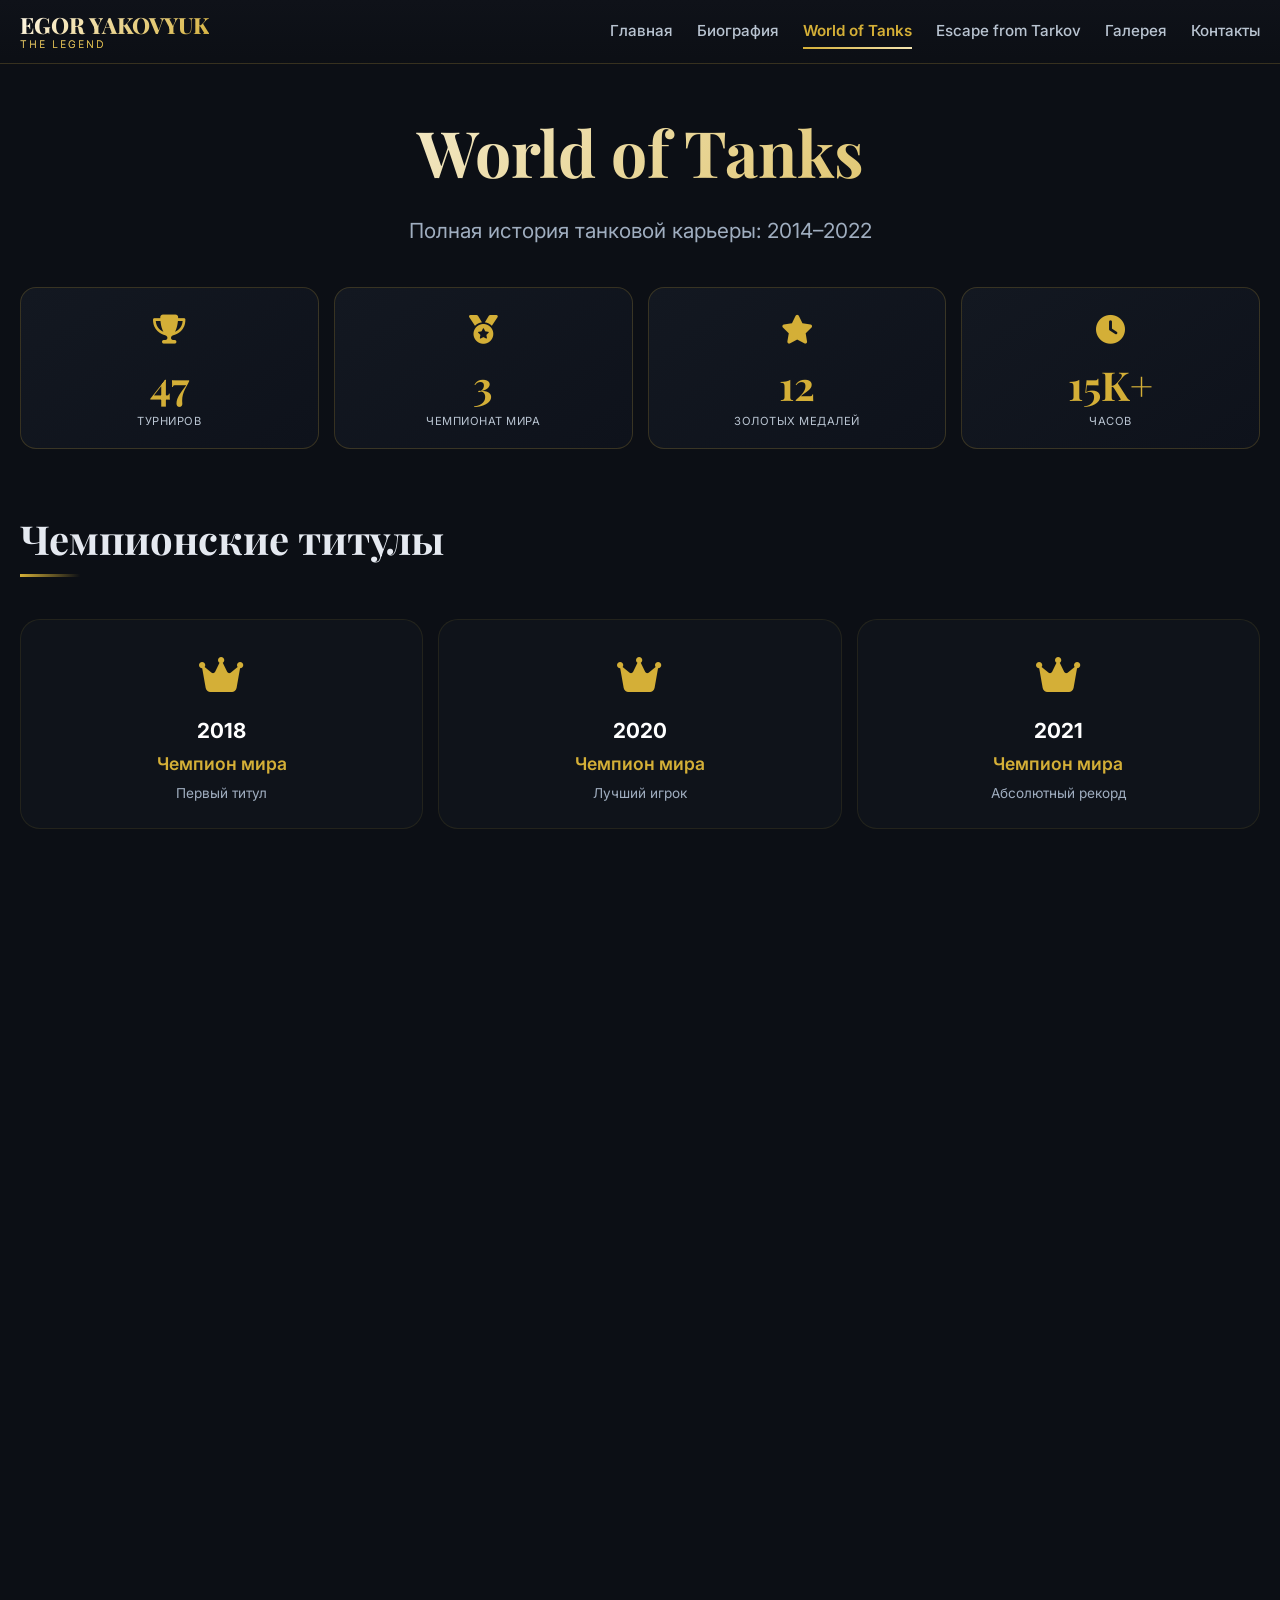
<file: wot.html>
<!DOCTYPE html>
<html lang="ru">
<head>
    <meta charset="UTF-8">
    <meta name="viewport" content="width=device-width, initial-scale=1.0, maximum-scale=5.0">
    <title>World of Tanks | Егор Яковьюк</title>

    <link rel="icon" type="image/png" href="favicon.png">
    <link rel="apple-touch-icon" href="favicon.png">

    <link rel="preconnect" href="https://fonts.googleapis.com">
    <link rel="preconnect" href="https://fonts.gstatic.com" crossorigin>
    <link href="https://fonts.googleapis.com/css2?family=Inter:wght@300;400;500;600;700&family=Playfair+Display:wght@400;500;600;700;800&display=swap" rel="stylesheet">

    <link rel="stylesheet" href="https://cdnjs.cloudflare.com/ajax/libs/font-awesome/6.5.1/css/all.min.css">

    <!-- Единый файл стилей -->
    <link rel="stylesheet" href="css/style.css">

    <style>
        /* ===== ТОЛЬКО УНИКАЛЬНЫЕ СТИЛИ ДЛЯ wot.html ===== */
        /* ВСЕ СТИЛИ НИЖЕ ОСТАВЛЯЕМ - ОНИ УНИКАЛЬНЫ ДЛЯ ЭТОЙ СТРАНИЦЫ */

        /* ТРОФЕИ */
        .trophies-grid {
            display: grid;
            grid-template-columns: repeat(auto-fit, minmax(200px, 1fr));
            gap: 15px;
            margin: 30px 0;
        }

        .trophy-item {
            text-align: center;
            padding: 25px;
            background: rgba(19,24,33,0.5);
            border-radius: 20px;
            border: 1px solid rgba(212, 175, 55, 0.1);
            transition: transform 0.3s ease, border-color 0.3s ease;
            position: relative;
            overflow: hidden;
        }

        .trophy-item::before {
            content: '';
            position: absolute;
            top: 0;
            left: 0;
            width: 100%;
            height: 4px;
            background: linear-gradient(90deg, #d4af37, #f5e6b3);
            transform: translateX(-100%);
            transition: transform 0.4s ease;
        }

        .trophy-item:hover {
            transform: translateY(-3px);
            border-color: #d4af37;
        }

        .trophy-item:hover::before {
            transform: translateX(0);
        }

        .trophy-icon {
            font-size: 2.5rem;
            color: #d4af37;
            margin-bottom: 10px;
        }

        .trophy-year {
            font-size: 1.3rem;
            font-weight: 700;
            color: #fff;
        }

        .trophy-title {
            color: #d4af37;
            font-weight: 600;
            margin: 5px 0;
            font-size: 1.1rem;
        }

        .trophy-desc {
            font-size: 0.85rem;
            color: #a0aec0;
        }

        /* КАРТОЧКИ ПО ГОДАМ */
        .years-grid {
            display: grid;
            grid-template-columns: repeat(auto-fit, minmax(280px, 1fr));
            gap: 20px;
            margin: 30px 0;
        }

        .year-card {
            background: linear-gradient(145deg, #131821, #0e121b);
            border-radius: 20px;
            padding: 25px;
            border: 1px solid rgba(212, 175, 55, 0.2);
            transition: transform 0.3s ease, border-color 0.3s ease;
            position: relative;
            overflow: hidden;
        }

        .year-card::before {
            content: '';
            position: absolute;
            top: 0;
            left: 0;
            width: 100%;
            height: 4px;
            background: linear-gradient(90deg, #d4af37, #f5e6b3);
            transform: translateX(-100%);
            transition: transform 0.4s ease;
        }

        .year-card:hover {
            transform: translateY(-5px);
            border-color: rgba(212, 175, 55, 0.4);
        }

        .year-card:hover::before {
            transform: translateX(0);
        }

        .year-card .year {
            font-family: 'Playfair Display', serif;
            font-size: 1.8rem;
            font-weight: 700;
            color: #d4af37;
            margin-bottom: 15px;
        }

        .year-card .achievement {
            margin-bottom: 12px;
            display: flex;
            align-items: flex-start;
            gap: 10px;
        }

        .year-card .achievement i {
            color: #d4af37;
            font-size: 0.9rem;
            margin-top: 4px;
            min-width: 16px;
        }

        .year-card .achievement span {
            color: #e5e9f0;
            font-size: 0.95rem;
            flex: 1;
        }

        .year-card .achievement strong {
            color: #d4af37;
        }

        /* ТАБЛИЦА ТУРНИРОВ */
        .tournaments-section {
            margin: 40px 0;
        }

        /* АДАПТАЦИЯ ТОЛЬКО ДЛЯ УНИКАЛЬНЫХ ЭЛЕМЕНТОВ */
        @media (max-width: 600px) {
            .years-grid {
                grid-template-columns: 1fr;
            }

            .trophies-grid {
                grid-template-columns: 1fr;
            }

            .year-card {
                padding: 20px;
            }

            .year-card .year {
                font-size: 1.6rem;
            }
        }

        @media (min-width: 601px) and (max-width: 900px) {
            .trophies-grid {
                grid-template-columns: repeat(2, 1fr);
            }
        }
    </style>
</head>
<body>
    <header class="header">
        <div class="header-container">
            <a href="index.html" class="logo">
                EGOR YAKOVYUK
                <span>THE LEGEND</span>
            </a>
            <div class="burger" id="burger">
                <span></span>
                <span></span>
                <span></span>
            </div>
            <nav class="nav-menu" id="navMenu">
                <a href="index.html" class="nav-link">Главная</a>
                <a href="bio.html" class="nav-link">Биография</a>
                <a href="wot.html" class="nav-link active">World of Tanks</a>
                <a href="tarkov.html" class="nav-link">Escape from Tarkov</a>
                <a href="gallery.html" class="nav-link">Галерея</a>
                <a href="contacts.html" class="nav-link">Контакты</a>
            </nav>
        </div>
    </header>

    <main class="main">
        <div class="page-header">
            <h1 class="page-title">World of Tanks</h1>
            <p class="page-subtitle">Полная история танковой карьеры: 2014–2022</p>
        </div>

        <!-- СТАТИСТИКА - СТИЛИ ИЗ ОБЩЕГО CSS -->
        <div class="stats-grid">
            <div class="stat-card">
                <div class="stat-icon"><i class="fas fa-trophy"></i></div>
                <div class="stat-number">47</div>
                <div class="stat-label">Турниров</div>
            </div>
            <div class="stat-card">
                <div class="stat-icon"><i class="fas fa-medal"></i></div>
                <div class="stat-number">3</div>
                <div class="stat-label">Чемпионат мира</div>
            </div>
            <div class="stat-card">
                <div class="stat-icon"><i class="fas fa-star"></i></div>
                <div class="stat-number">12</div>
                <div class="stat-label">Золотых медалей</div>
            </div>
            <div class="stat-card">
                <div class="stat-icon"><i class="fas fa-clock"></i></div>
                <div class="stat-number">15K+</div>
                <div class="stat-label">Часов</div>
            </div>
        </div>

        <h2 class="section-title">Чемпионские титулы</h2>
        <div class="trophies-grid">
            <div class="trophy-item">
                <div class="trophy-icon"><i class="fas fa-crown"></i></div>
                <div class="trophy-year">2018</div>
                <div class="trophy-title">Чемпион мира</div>
                <div class="trophy-desc">Первый титул</div>
            </div>
            <div class="trophy-item">
                <div class="trophy-icon"><i class="fas fa-crown"></i></div>
                <div class="trophy-year">2020</div>
                <div class="trophy-title">Чемпион мира</div>
                <div class="trophy-desc">Лучший игрок</div>
            </div>
            <div class="trophy-item">
                <div class="trophy-icon"><i class="fas fa-crown"></i></div>
                <div class="trophy-year">2021</div>
                <div class="trophy-title">Чемпион мира</div>
                <div class="trophy-desc">Абсолютный рекорд</div>
            </div>
        </div>

        <h2 class="section-title">Карьера по годам</h2>
        <div class="years-grid">
            <div class="year-card">
                <div class="year">2014-2015</div>
                <div class="achievement"><i class="fas fa-caret-right"></i> <span>Начало пути</span></div>
                <div class="achievement"><i class="fas fa-caret-right"></i> <span>Первые победы</span></div>
                <div class="achievement"><i class="fas fa-caret-right"></i> <span>Замечен скаутами</span></div>
            </div>
            <div class="year-card">
                <div class="year">2016</div>
                <div class="achievement"><i class="fas fa-caret-right"></i> <span>Профессиональный контракт</span></div>
                <div class="achievement"><i class="fas fa-caret-right"></i> <span>Дебют в основном составе</span></div>
                <div class="achievement"><i class="fas fa-caret-right"></i> <span>Топ-8 на международном турнире</span></div>
            </div>
            <div class="year-card">
                <div class="year">2017</div>
                <div class="achievement"><i class="fas fa-caret-right"></i> <span>Серебро чемпионата Европы</span></div>
                <div class="achievement"><i class="fas fa-caret-right"></i> <span>Топ-10 мирового рейтинга</span></div>
                <div class="achievement"><i class="fas fa-caret-right"></i> <span>Лучший новичок года</span></div>
            </div>
            <div class="year-card">
                <div class="year">2018</div>
                <div class="achievement"><i class="fas fa-caret-right"></i> <span><strong>ЧЕМПИОН МИРА</strong></span></div>
                <div class="achievement"><i class="fas fa-caret-right"></i> <span>Лучший игрок финала</span></div>
                <div class="achievement"><i class="fas fa-caret-right"></i> <span>Мировой топ-3</span></div>
            </div>
            <div class="year-card">
                <div class="year">2019</div>
                <div class="achievement"><i class="fas fa-caret-right"></i> <span>Серебро чемпионата мира</span></div>
                <div class="achievement"><i class="fas fa-caret-right"></i> <span>Победа на Гран-при Европы</span></div>
                <div class="achievement"><i class="fas fa-caret-right"></i> <span>Капитан команды</span></div>
            </div>
            <div class="year-card">
                <div class="year">2020</div>
                <div class="achievement"><i class="fas fa-caret-right"></i> <span><strong>ЧЕМПИОН МИРА</strong></span></div>
                <div class="achievement"><i class="fas fa-caret-right"></i> <span>MVP турнира</span></div>
                <div class="achievement"><i class="fas fa-caret-right"></i> <span>Рекорд по фрагам</span></div>
            </div>
            <div class="year-card">
                <div class="year">2021</div>
                <div class="achievement"><i class="fas fa-caret-right"></i> <span><strong>ЧЕМПИОН МИРА</strong></span></div>
                <div class="achievement"><i class="fas fa-caret-right"></i> <span>Абсолютный рекорд</span></div>
                <div class="achievement"><i class="fas fa-caret-right"></i> <span>Легендарный финал</span></div>
            </div>
            <div class="year-card">
                <div class="year">2022</div>
                <div class="achievement"><i class="fas fa-caret-right"></i> <span>Финальный сезон</span></div>
                <div class="achievement"><i class="fas fa-caret-right"></i> <span>Победа на прощальном турнире</span></div>
                <div class="achievement"><i class="fas fa-caret-right"></i> <span>Завершение карьеры</span></div>
            </div>
        </div>

        <section class="tournaments-section">
            <h2 class="section-title">Все турниры</h2>
            <div class="table-container">
                <table class="tournament-table">
                    <thead>
                        <tr>
                            <th>Год</th>
                            <th>Турнир</th>
                            <th>Место</th>
                            <th>Награда</th>
                        </tr>
                    </thead>
                    <tbody>
                        <tr class="win">
                            <td>2022</td>
                            <td>Legends Cup</td>
                            <td class="gold">1 место</td>
                            <td>Золото</td>
                        </tr>
                        <tr class="win">
                            <td>2021</td>
                            <td>WGL Чемпионат мира</td>
                            <td class="gold">1 место</td>
                            <td>Золото</td>
                        </tr>
                        <tr>
                            <td>2021</td>
                            <td>WGL Grand Slam</td>
                            <td class="gold">1 место</td>
                            <td>Золото</td>
                        </tr>
                        <tr class="win">
                            <td>2020</td>
                            <td>WGL Чемпионат мира</td>
                            <td class="gold">1 место</td>
                            <td>Золото</td>
                        </tr>
                        <tr>
                            <td>2019</td>
                            <td>WGL Чемпионат мира</td>
                            <td>2 место</td>
                            <td>Серебро</td>
                        </tr>
                        <tr class="win">
                            <td>2018</td>
                            <td>WGL Чемпионат мира</td>
                            <td class="gold">1 место</td>
                            <td>Золото</td>
                        </tr>
                    </tbody>
                </table>
            </div>
        </section>

        <footer class="footer">
            <div class="legacy">
                <i class="fas fa-crown"></i> 3× Чемпион мира · Зал славы WoT · Легенда Tarkov <i class="fas fa-crown"></i>
            </div>
            <div class="footer-copyright">
                © 2025 — официальный сайт Егора Яковьюка
            </div>
        </footer>
    </main>

    <script>
        const burger = document.getElementById('burger');
        const navMenu = document.getElementById('navMenu');
        const body = document.body;

        burger.addEventListener('click', () => {
            burger.classList.toggle('active');
            navMenu.classList.toggle('active');
            body.classList.toggle('menu-open');
        });

        document.querySelectorAll('.nav-link').forEach(link => {
            link.addEventListener('click', () => {
                burger.classList.remove('active');
                navMenu.classList.remove('active');
                body.classList.remove('menu-open');
            });
        });

        document.addEventListener('keydown', (e) => {
            if (e.key === 'Escape' && navMenu.classList.contains('active')) {
                burger.classList.remove('active');
                navMenu.classList.remove('active');
                body.classList.remove('menu-open');
            }
        });
    </script>
</body>
</html>
</file>
<file: css/style.css>
/* ===== СБРОС И БАЗОВЫЕ СТИЛИ ===== */
* {
    margin: 0;
    padding: 0;
    box-sizing: border-box;
}

/* ===== СТРУКТУРА ДЛЯ ПРИЛИПАНИЯ ПОДВАЛА ===== */
html, body {
    height: 100%;
    margin: 0;
    padding: 0;
}

body {
    display: flex;
    flex-direction: column;
    min-height: 100vh;
    font-family: 'Inter', sans-serif;
    background-color: #0c0f15;
    color: #e5e9f0;
    line-height: 1.5;
    overflow-x: hidden;
    width: 100%;
    position: relative;
}

/* Глобальный запрет горизонтального скролла */
html {
    overflow-x: hidden;
    width: 100%;
}

.main {
    flex: 1 0 auto;
    max-width: 1400px;
    margin: 0 auto;
    padding: 20px;
    overflow-x: hidden;
    width: 100%;
}

.footer {
    flex-shrink: 0;
}

img {
    max-width: 100%;
    height: auto;
    display: block;
}

/* ===== ШАПКА (ЕДИНАЯ ДЛЯ ВСЕХ) ===== */
.header {
    background: linear-gradient(180deg, #0f1219 0%, rgba(12,15,21,0.98) 100%);
    backdrop-filter: blur(10px);
    border-bottom: 1px solid rgba(212, 175, 55, 0.2);
    position: sticky;
    top: 0;
    z-index: 1000;
    width: 100%;
}

.header-container {
    max-width: 1400px;
    margin: 0 auto;
    padding: 12px 20px;
    display: flex;
    align-items: center;
    justify-content: space-between;
    position: relative;
}

.logo {
    font-family: 'Playfair Display', serif;
    font-size: 1.4rem;
    font-weight: 800;
    background: linear-gradient(135deg, #fff8e7, #d4af37);
    -webkit-background-clip: text;
    background-clip: text;
    color: transparent;
    text-decoration: none;
    line-height: 1.2;
    z-index: 1001;
    white-space: nowrap;
}

.logo span {
    font-size: 0.65rem;
    color: #d4af37;
    display: block;
    letter-spacing: 2px;
    text-transform: uppercase;
    font-family: 'Inter', sans-serif;
    font-weight: 300;
}

/* ===== БУРГЕР-МЕНЮ (ИСПРАВЛЕННОЕ) ===== */
.burger {
    display: none;
    flex-direction: column;
    justify-content: space-between;
    width: 30px;
    height: 24px;
    cursor: pointer;
    z-index: 1002;
    position: relative;
}

.burger span {
    display: block;
    width: 100%;
    height: 3px;
    background-color: #d4af37;
    border-radius: 3px;
    transition: all 0.3s ease;
    position: absolute;
    left: 0;
}

.burger span:nth-child(1) {
    top: 0;
}

.burger span:nth-child(2) {
    top: 10px;
}

.burger span:nth-child(3) {
    top: 20px;
}

.burger.active span:nth-child(1) {
    transform: rotate(45deg);
    top: 10px;
}

.burger.active span:nth-child(2) {
    opacity: 0;
}

.burger.active span:nth-child(3) {
    transform: rotate(-45deg);
    top: 10px;
}

.nav-menu {
    display: flex;
    gap: 24px;
}

.nav-link {
    color: #b9c4d1;
    text-decoration: none;
    font-weight: 500;
    font-size: 0.95rem;
    padding: 6px 0;
    position: relative;
    white-space: nowrap;
    transition: color 0.2s;
}

.nav-link::after {
    content: '';
    position: absolute;
    bottom: 0;
    left: 0;
    width: 0;
    height: 2px;
    background: linear-gradient(90deg, #d4af37, #f5e6b3);
    transition: width 0.3s ease;
}

.nav-link:hover {
    color: #fff;
}

.nav-link:hover::after,
.nav-link.active::after {
    width: 100%;
}

.nav-link.active {
    color: #d4af37;
    font-weight: 600;
}

/* ===== ЗАГОЛОВОК СТРАНИЦЫ ===== */
.page-header {
    text-align: center;
    margin: 20px 0 40px;
}

.page-title {
    font-family: 'Playfair Display', serif;
    font-size: clamp(2.2rem, 6vw, 4rem);
    font-weight: 700;
    margin-bottom: 15px;
    background: linear-gradient(135deg, #ffffff, #d4af37);
    -webkit-background-clip: text;
    background-clip: text;
    color: transparent;
}

.page-subtitle {
    font-size: clamp(1rem, 2.5vw, 1.3rem);
    color: #a0aec0;
    max-width: 700px;
    margin: 0 auto;
    padding: 0 15px;
}

/* ===== СТАТИСТИКА (ДЛЯ ГЛАВНОЙ - ПЛАШКИ С ПОДСВЕТКОЙ) ===== */
.stats-row {
    display: flex;
    gap: 10px;
    margin-bottom: 30px;
    flex-wrap: wrap;
}

.stat-item {
    flex: 1;
    min-width: 100px;
    background: rgba(0, 0, 0, 0.3);
    border-radius: 15px;
    padding: 15px 10px;
    text-align: center;
    transition: background 0.3s ease, transform 0.3s ease;
    display: flex;
    flex-direction: column;
    gap: 8px;
}

.stat-item:hover {
    background: rgba(212, 175, 55, 0.15);
    transform: translateY(-2px);
}

.stat-number {
    font-family: 'Playfair Display', serif;
    font-size: clamp(1.6rem, 4vw, 2.5rem);
    font-weight: 700;
    color: #d4af37;
    line-height: 1.2;
    margin: 0;
}

.stat-label {
    font-size: 0.7rem;
    text-transform: uppercase;
    letter-spacing: 0.5px;
    color: #a0aec0;
    line-height: 1.3;
    margin: 0;
}

/* ===== СТАТИСТИКА В КАРТОЧКАХ (ДЛЯ WOT И TARKOV) ===== */
.stats-grid {
    display: grid;
    grid-template-columns: repeat(auto-fit, minmax(140px, 1fr));
    gap: 15px;
    margin: 30px 0;
}

.stat-card {
    background: linear-gradient(145deg, #131821, #0e121b);
    border: 1px solid rgba(212, 175, 55, 0.2);
    border-radius: 16px;
    padding: 20px 12px;
    text-align: center;
    transition: transform 0.3s ease, border-color 0.3s ease;
    position: relative;
    overflow: hidden;
}

.stat-card::before {
    content: '';
    position: absolute;
    top: 0;
    left: 0;
    width: 100%;
    height: 3px;
    background: linear-gradient(90deg, #d4af37, #f5e6b3);
    transform: translateX(-100%);
    transition: transform 0.4s ease;
}

.stat-card:hover {
    transform: translateY(-3px);
    border-color: rgba(212, 175, 55, 0.4);
}

.stat-card:hover::before {
    transform: translateX(0);
}

.stat-icon {
    font-size: 1.8rem;
    color: #d4af37;
    margin-bottom: 10px;
}

.stat-number {
    font-family: 'Playfair Display', serif;
    font-size: clamp(1.6rem, 4vw, 2.5rem);
    font-weight: 700;
    color: #d4af37;
    line-height: 1.2;
    margin-bottom: 5px;
}

.stat-label {
    font-size: 0.7rem;
    color: #b9c4d1;
    letter-spacing: 0.5px;
    text-transform: uppercase;
}

/* ===== ФОТО С РАМКОЙ (КАК НА ГЛАВНОЙ) ===== */
.photo-frame {
    position: relative;
    border-radius: 30px;
    overflow: hidden;
    box-shadow: 0 30px 40px -20px #000, 0 0 0 2px rgba(212, 175, 55, 0.3), 0 0 0 4px rgba(12,15,21,0.9);
    transform: rotate(1deg);
    transition: transform 0.5s cubic-bezier(0.2, 0.9, 0.3, 1.1), box-shadow 0.4s ease;
    aspect-ratio: 4/5;
}

.photo-frame:hover {
    transform: rotate(0deg) scale(1.02);
    box-shadow: 0 40px 60px -20px #000, 0 0 0 3px #d4af37, 0 0 0 6px rgba(212,175,55,0.15);
}

.photo-frame img {
    width: 100%;
    height: 100%;
    object-fit: cover;
    transition: transform 0.6s ease;
}

.photo-frame:hover img {
    transform: scale(1.05);
}

/* ===== ЗАГОЛОВКИ СЕКЦИЙ ===== */
.section-title {
    font-family: 'Playfair Display', serif;
    font-size: clamp(1.8rem, 4vw, 2.5rem);
    font-weight: 700;
    margin: 30px 0 20px;
    position: relative;
    display: inline-block;
}

.section-title::after {
    content: '';
    position: absolute;
    bottom: -8px;
    left: 0;
    width: 60px;
    height: 3px;
    background: linear-gradient(90deg, #d4af37, transparent);
}

.section-title.center {
    display: block;
    text-align: center;
}

.section-title.center::after {
    left: 50%;
    transform: translateX(-50%);
}

/* ===== КАРТОЧКИ С ДИНАМИЧЕСКОЙ ПОЛОСОЙ ===== */
.card {
    background: linear-gradient(145deg, #131821, #0e121b);
    border: 1px solid rgba(212, 175, 55, 0.1);
    border-radius: 20px;
    padding: 25px;
    transition: transform 0.3s ease, border-color 0.3s ease;
    position: relative;
    overflow: hidden;
}

.card::before {
    content: '';
    position: absolute;
    top: 0;
    left: 0;
    width: 100%;
    height: 4px;
    background: linear-gradient(90deg, #d4af37, #f5e6b3);
    transform: translateX(-100%);
    transition: transform 0.4s ease;
}

.card:hover {
    transform: translateY(-5px);
    border-color: rgba(212, 175, 55, 0.3);
}

.card:hover::before {
    transform: translateX(0);
}

/* ===== ТАБЛИЦЫ ===== */
.table-container {
    background: linear-gradient(145deg, #131821, #0e121b);
    border-radius: 20px;
    padding: 15px;
    border: 1px solid rgba(212, 175, 55, 0.15);
    overflow-x: auto;
    -webkit-overflow-scrolling: touch;
}

.table-container table {
    width: 100%;
    min-width: 700px;
    border-collapse: collapse;
}

.table-container th {
    text-align: left;
    padding: 15px 10px;
    font-size: 0.9rem;
    font-weight: 600;
    color: #d4af37;
    border-bottom: 2px solid rgba(212, 175, 55, 0.3);
    text-transform: uppercase;
    letter-spacing: 0.5px;
}

.table-container td {
    padding: 12px 10px;
    border-bottom: 1px solid rgba(255,255,255,0.05);
    font-size: 0.9rem;
    color: #e5e9f0;
}

.table-container tr:hover td {
    background: rgba(212, 175, 55, 0.05);
}

.table-container .gold {
    color: #d4af37;
    font-weight: 600;
}

.table-container .win {
    background: rgba(212, 175, 55, 0.05);
    border-left: 4px solid #d4af37;
}

/* ===== КОНТАКТЫ ===== */
.contacts-grid {
    display: grid;
    grid-template-columns: repeat(auto-fit, minmax(280px, 1fr));
    gap: 20px;
    margin: 30px 0 50px;
}

.contact-card {
    background: linear-gradient(145deg, #131821, #0e121b);
    border: 1px solid rgba(212, 175, 55, 0.2);
    border-radius: 25px;
    padding: 30px 20px;
    text-align: center;
    transition: transform 0.3s ease, border-color 0.3s ease;
    position: relative;
    overflow: hidden;
    text-decoration: none;
    color: #e5e9f0;
    display: block;
}

.contact-card::before {
    content: '';
    position: absolute;
    top: 0;
    left: 0;
    width: 100%;
    height: 4px;
    background: linear-gradient(90deg, #d4af37, #f5e6b3);
    transform: translateX(-100%);
    transition: transform 0.4s ease;
}

.contact-card:hover {
    transform: translateY(-5px);
    border-color: #d4af37;
}

.contact-card:hover::before {
    transform: translateX(0);
}

.contact-icon {
    font-size: 3rem;
    color: #d4af37;
    margin-bottom: 15px;
}

.contact-card h3 {
    font-size: 1.5rem;
    font-weight: 700;
    margin-bottom: 8px;
    color: #fff;
}

.contact-card .handle {
    font-size: 1rem;
    color: #d4af37;
    margin-bottom: 12px;
    word-break: break-word;
}

.contact-card .description {
    color: #a0aec0;
    font-size: 0.9rem;
    line-height: 1.5;
}

/* ===== РАСПИСАНИЕ ===== */
.schedule-grid {
    display: grid;
    grid-template-columns: repeat(auto-fit, minmax(160px, 1fr));
    gap: 15px;
    margin: 20px 0;
}

.schedule-item {
    background: rgba(0,0,0,0.3);
    border-radius: 20px;
    padding: 20px;
    text-align: center;
    transition: background 0.3s ease, transform 0.3s ease;
    border: 1px solid rgba(212, 175, 55, 0.1);
}

.schedule-item:hover {
    background: rgba(212, 175, 55, 0.15);
    transform: translateY(-3px);
}

.schedule-item .day {
    color: #d4af37;
    font-size: 1.2rem;
    font-weight: 600;
    margin-bottom: 10px;
}

.schedule-item .time {
    font-size: 1.2rem;
    font-weight: 700;
    color: #fff;
    margin-bottom: 8px;
}

.schedule-item .platform {
    color: #a0aec0;
    font-size: 0.9rem;
}

.schedule-item .platform i {
    color: #d4af37;
    margin-right: 5px;
}

/* ===== КНОПКА TWITCH ===== */
.twitch-button {
    display: inline-block;
    background: #d4af37;
    color: #0c0f15;
    padding: 12px 30px;
    border-radius: 50px;
    text-decoration: none;
    font-weight: 600;
    font-size: 1rem;
    width: 100%;
    max-width: 300px;
    text-align: center;
    transition: all 0.3s ease;
    border: 1px solid transparent;
}

.twitch-button:hover {
    background: transparent;
    color: #d4af37;
    border-color: #d4af37;
    transform: translateY(-3px);
    box-shadow: 0 10px 20px -10px #d4af37;
}

.twitch-button i {
    margin-right: 8px;
}

/* ===== ДОПОЛНИТЕЛЬНАЯ ИНФОРМАЦИЯ ===== */
.info-grid {
    display: grid;
    grid-template-columns: repeat(auto-fit, minmax(200px, 1fr));
    gap: 15px;
    margin: 30px 0;
}

.info-item {
    background: rgba(19,24,33,0.5);
    border-radius: 20px;
    padding: 20px;
    text-align: center;
    transition: transform 0.3s ease, background 0.3s ease;
    border: 1px solid rgba(212, 175, 55, 0.1);
}

.info-item:hover {
    background: rgba(212, 175, 55, 0.1);
    transform: translateY(-3px);
}

.info-item i {
    color: #d4af37;
    font-size: 2rem;
    margin-bottom: 10px;
}

.info-item h3 {
    color: #fff;
    font-size: 1.1rem;
    margin-bottom: 8px;
}

.info-item p {
    color: #d4af37;
    font-size: 1.3rem;
    font-weight: 700;
}

/* ===== БИЗНЕС КАРТОЧКА ===== */
.business-card {
    background: rgba(212, 175, 55, 0.05);
    border-radius: 30px;
    padding: 30px 25px;
    margin: 40px 0;
    border: 1px solid rgba(212, 175, 55, 0.3);
    text-align: center;
    transition: transform 0.3s ease, border-color 0.3s ease;
}

.business-card:hover {
    border-color: #d4af37;
    transform: translateY(-3px);
}

.business-title {
    font-size: 1.3rem;
    color: #d4af37;
    margin-bottom: 15px;
    font-weight: 600;
}

.business-title i {
    margin: 0 5px;
}

.business-email {
    font-size: clamp(1.2rem, 4vw, 1.8rem);
    font-weight: 700;
    color: #fff;
    margin-bottom: 10px;
    word-break: break-word;
}

.business-email i {
    color: #d4af37;
    margin-right: 8px;
}

.business-note {
    color: #a0aec0;
    font-size: 0.95rem;
}

/* ===== ФУТЕР (ЕДИНЫЙ) ===== */
.footer {
    border-top: 1px solid rgba(212, 175, 55, 0.15);
    padding: 25px 0;
    margin-top: 50px;
    text-align: center;
    color: #68748e;
}

.legacy {
    font-size: 0.75rem;
    letter-spacing: 1px;
    margin-bottom: 8px;
}

.legacy i {
    color: #d4af37;
    margin: 0 5px;
}

.footer-copyright {
    font-size: 0.7rem;
    color: #5a6578;
}

/* ===== ЛАЙТБОКС (ОБЩИЕ СТИЛИ) ===== */
.lightbox {
    display: none;
    position: fixed;
    top: 0;
    left: 0;
    width: 100%;
    height: 100%;
    background: rgba(0,0,0,0.98);
    z-index: 2000;
    justify-content: center;
    align-items: center;
    backdrop-filter: blur(5px);
}

.lightbox.active {
    display: flex;
}

/* Запрещаем скролл страницы при открытом лайтбоксе */
body:has(.lightbox.active) {
    overflow: hidden;
    position: fixed;
    width: 100%;
    height: 100%;
}

.lightbox-img {
    max-width: 90%;
    max-height: 80vh;
    border: 3px solid #d4af37;
    border-radius: 20px;
    box-shadow: 0 30px 50px -20px #000;
}

.lightbox-close {
    position: absolute;
    top: 30px;
    right: 40px;
    font-size: 3.5rem;
    color: #d4af37;
    cursor: pointer;
    background: none;
    border: none;
    transition: transform 0.3s ease, color 0.3s ease;
    z-index: 2001;
}

.lightbox-close:hover {
    transform: rotate(90deg) scale(1.2);
    color: #fff;
}

.lightbox-caption {
    position: absolute;
    bottom: 30px;
    left: 0;
    right: 0;
    text-align: center;
    color: white;
    font-size: 1.3rem;
    font-family: 'Playfair Display', serif;
    text-shadow: 0 2px 10px rgba(0,0,0,0.5);
}

/* ===== АДАПТАЦИЯ ЛАЙТБОКСА ДЛЯ МОБИЛЬНЫХ ===== */
@media (max-width: 600px) {
    .lightbox-img {
        max-width: 95%;
        max-height: 85vh;
        object-fit: contain;
    }

    /* Круглая подложка для крестика */
    .lightbox-close {
        top: 15px;
        right: 15px;
        font-size: 2.2rem;
        background: rgba(0, 0, 0, 0.7);
        width: 50px;
        height: 50px;
        border-radius: 50%;
        display: flex;
        align-items: center;
        justify-content: center;
        line-height: 1;
        color: #fff;
        border: 1px solid rgba(212, 175, 55, 0.3);
        backdrop-filter: blur(2px);
    }

    .lightbox-close:hover {
        background: rgba(212, 175, 55, 0.8);
        color: #0c0f15;
        transform: rotate(90deg) scale(1.1);
    }

    /* Прямоугольная подложка для подписи на всю ширину */
    .lightbox-caption {
        bottom: 0;
        left: 0;
        right: 0;
        font-size: 1rem;
        padding: 15px 20px;
        background: rgba(0, 0, 0, 0.8);
        border-top: 1px solid rgba(212, 175, 55, 0.3);
        text-shadow: none;
        width: 100%;
        text-align: left;
        backdrop-filter: blur(2px);
    }
}

/* Для очень высоких фото */
@media (max-width: 600px) and (min-aspect-ratio: 9/16) {
    .lightbox-img {
        max-height: 80vh;
    }
}

/* Для очень широких фото */
@media (max-width: 600px) and (max-aspect-ratio: 9/16) {
    .lightbox-img {
        max-width: 100%;
    }
}

/* ===== АДАПТАЦИЯ ДЛЯ РАЗНЫХ ЭКРАНОВ ===== */
@media (max-width: 1000px) {
    .nav-menu {
        gap: 16px;
    }

    .nav-link {
        font-size: 0.9rem;
    }
}

@media (max-width: 900px) {
    html, body {
        overflow-x: hidden;
        width: 100%;
        position: relative;
    }

    .burger {
        display: flex;
        position: relative;
        z-index: 1002;
    }

    .nav-menu {
        position: fixed;
        top: 0;
        right: -100%;
        width: 280px;
        height: 100vh;
        background: #0f1219;
        flex-direction: column;
        justify-content: flex-start;
        align-items: flex-start;
        gap: 15px;
        padding: 80px 30px 30px 30px;
        transition: right 0.3s ease;
        border-left: 1px solid rgba(212, 175, 55, 0.2);
        z-index: 1001;
        overflow-y: auto;
        box-shadow: -5px 0 30px rgba(0,0,0,0.5);
    }

    .nav-menu.active {
        right: 0;
    }

    .nav-link {
        font-size: 1.2rem;
        white-space: normal;
        width: 100%;
        padding: 12px 0;
        border-bottom: 1px solid rgba(212, 175, 55, 0.1);
    }

    .nav-link:last-child {
        border-bottom: none;
    }

    body.menu-open {
        overflow: hidden;
        position: fixed;
        width: 100%;
        height: 100%;
    }

    /* Затемнение фона при открытом меню */
    body.menu-open::after {
        content: '';
        position: fixed;
        top: 0;
        left: 0;
        width: 100%;
        height: 100%;
        background: rgba(0, 0, 0, 0.5);
        z-index: 999;
        pointer-events: none;
    }

    /* Когда меню открыто, логотип не должен быть выше */
    body.menu-open .logo {
        z-index: 1000;
    }
}

@media (max-width: 768px) {
    .contacts-grid {
        grid-template-columns: 1fr;
    }

    .info-grid {
        grid-template-columns: 1fr;
    }

    .schedule-grid {
        grid-template-columns: 1fr;
    }
}

@media (max-width: 600px) {
    .header-container {
        padding: 10px 15px;
    }

    .logo {
        font-size: 1.2rem;
    }

    .logo span {
        font-size: 0.55rem;
    }

    .main {
        padding: 15px;
    }

    .stats-row {
        gap: 6px;
    }

    .stat-item {
        min-width: 70px;
        padding: 12px 6px;
    }

    .stat-number {
        font-size: 1.3rem;
    }

    .stat-label {
        font-size: 0.6rem;
    }

    .stats-grid {
        grid-template-columns: 1fr;
        gap: 15px;
    }

    .stat-card {
        padding: 25px 15px;
    }

    .contact-card {
        padding: 25px 15px;
    }

    .contact-icon {
        font-size: 2.5rem;
    }

    .contact-card h3 {
        font-size: 1.3rem;
    }

    .footer {
        padding: 20px 0;
    }
}

@media (min-width: 601px) and (max-width: 900px) {
    .stats-grid {
        grid-template-columns: repeat(2, 1fr);
    }

    .contacts-grid {
        grid-template-columns: repeat(2, 1fr);
    }
}

@media (min-width: 1400px) {
    .nav-link {
        font-size: 1rem;
    }

    .page-title {
        font-size: 4rem;
    }
}
</file>
